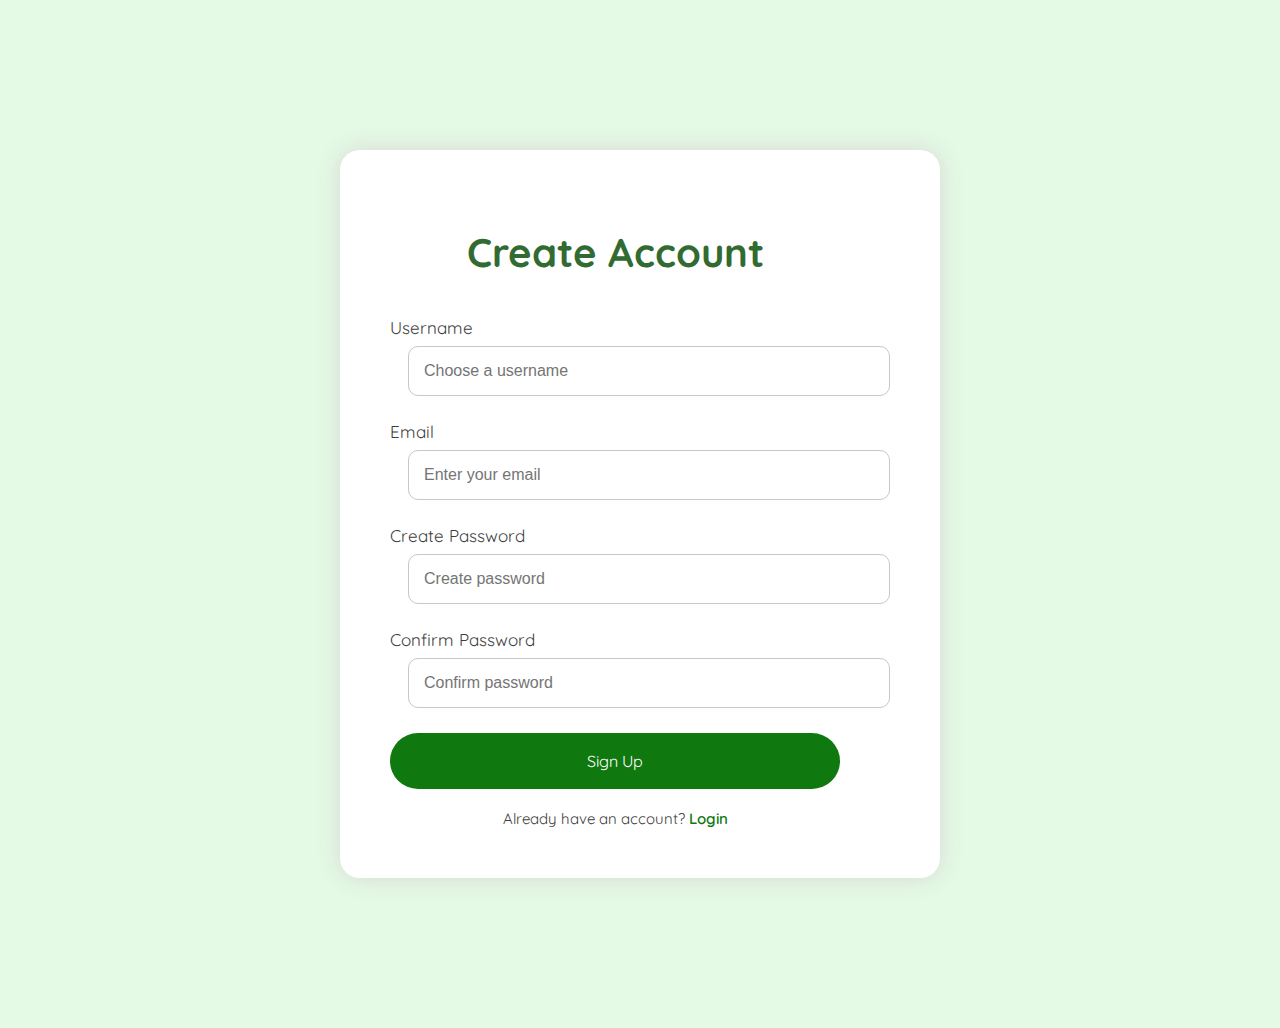
<file: index.html>
<!DOCTYPE html>
<html lang="en">
<head>
    <title>Sign Up - NutriAI</title>
    <link href="https://fonts.googleapis.com/css2?family=Quicksand:wght@300;400;600&display=swap" rel="stylesheet">
    <link rel="stylesheet" href="page.css">
</head>
<body class="register-body">

    <div class="auth-container">
        <h1>Create Account</h1>

        <label>Username</label>
        <input type="text" class="auth-input" placeholder="Choose a username">

        <label>Email</label>
        <input type="email" class="auth-input" placeholder="Enter your email">

        <label>Create Password</label>
        <input type="password" class="auth-input" placeholder="Create password">

        <label>Confirm Password</label>
        <input type="password" class="auth-input" placeholder="Confirm password">

        <a href="home.html" class="auth-button">Sign Up</a>

        <div class="auth-link">
            Already have an account? <a href="login.html">Login</a>
        </div>
    </div>

</body>
</html>
</file>
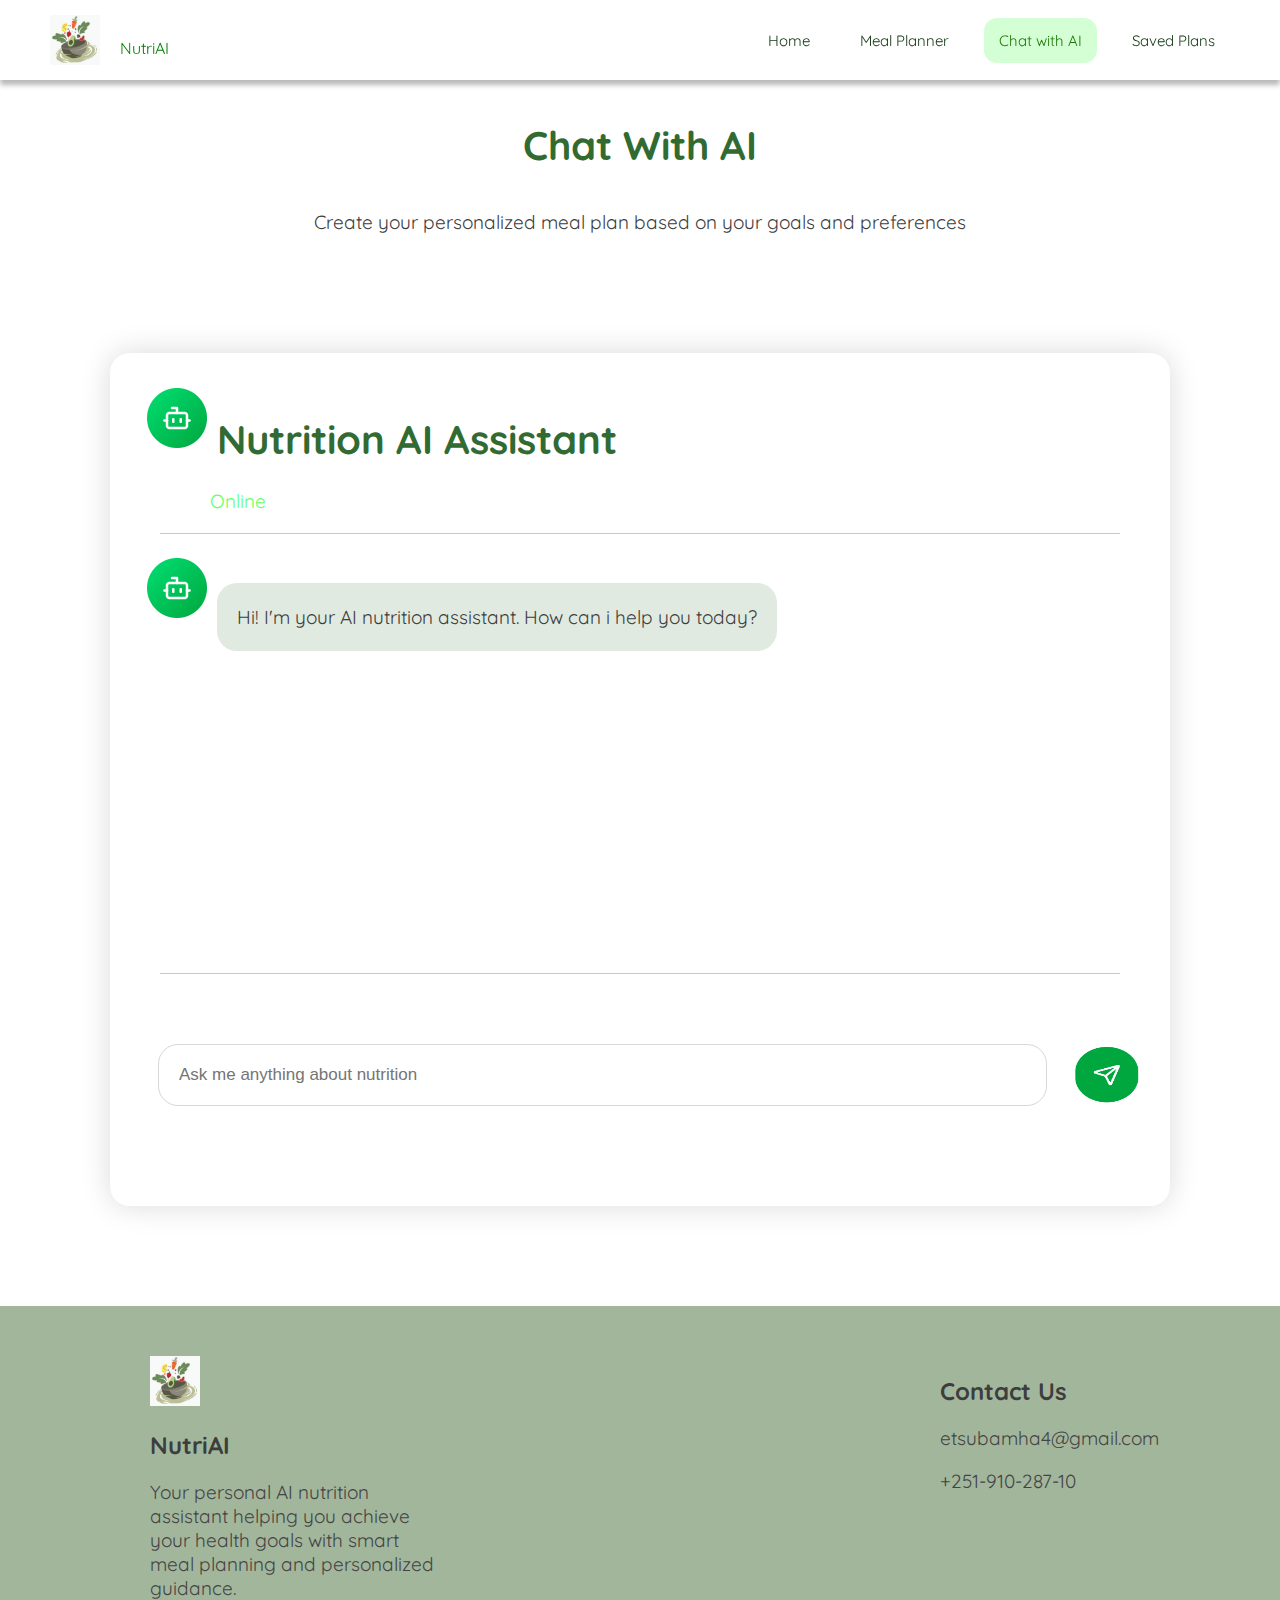
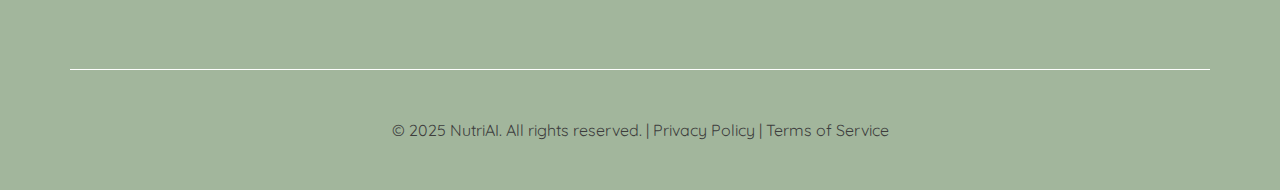
<file: chat-with-ai.html>
<!DOCTYPE html>
<html lang="en">
<head>
    <meta charset="UTF-8">
    <meta name="viewport" content="width=device-width, initial-scale=1.0">
    <title>Document</title>

    <link href="https://fonts.googleapis.com/css2?family=Quicksand:wght@300;400;600&display=swap" rel="stylesheet">
   <link rel="stylesheet" href="page.css">

</head>
<body>

    <div class="navigationBar">
        <div class="left">
            <img class="saladImg" src="pics/Screenshot 2025-11-16 004429.png">
            <div style="color: green;margin-top:15px;">NutriAI</div>
        </div>

        <div class="right">
        <div><a href="index.html" class="navigationButtons">Home</a></div>
        <div><a href="meal-planner.html" class="navigationButtons">Meal Planner</a></div>
        <div><a class="navigationButtons-chatWithAi">Chat with AI</a></div>
        <div><a href="saved-plans.html" class="navigationButtons">Saved Plans</a></div>
        </div>
    </div>

      <div class="navigationBarPhone">
        <div>
            <img class="saladImg" src="pics/Screenshot 2025-11-16 004429.png">
        <div style="color: green;">NutriAI</div>
        </div>
        
        <div><button class="humburgerButton"><img class="humburger" src="pics/OIP.webp"></button></div>
    </div>

    <div style="margin-top:120px; text-align: center;">
        <h1> Chat With AI </h1>
        <p>Create your personalized meal plan based on your goals and preferences</p>
    </div>

    <div class="chat-body">
        <div class="ai-chat-container">
            <img src="pics/Screenshot 2025-11-18 094933.png" style="display: inline-block">
            <h1 style="display: inline-block;">Nutrition AI Assistant</h1>
            <p style="color: rgb(100, 255, 100); margin-left: 70px; margin-top: -15px;">Online</p>
            <hr>

            <div class="chatBody">
                <img src="pics/Screenshot 2025-11-18 094933.png">
                <div class="my-ai-chat"><p>Hi! I'm your AI nutrition assistant. How can i help you today?</p></div>
            </div>
            
                <hr>
            <div class="chat-input">
                <input placeholder="Ask me anything about nutrition"><img src="pics/Screenshot 2025-11-25 004633.png" style="height: 57px; width: 65px; margin-top: 50px;">
            </div>
        </div>
    </div>

    <footer style="background-color: rgb(162, 182, 156);
                    padding: 50px;">
        <div class="very-bottom">
            <div>
                <img class="saladImg" src="pics/Screenshot 2025-11-16 004429.png">
                <h2>NutriAI</h2>
                <p style="color: rgb(68, 68, 68)">Your personal AI nutrition assistant helping you achieve your health goals with smart meal planning and personalized guidance.</p>
            </div>

            <div>
                <h2>Contact Us</h2>
                <p style="color: rgb(68, 68, 68)">etsubamha4@gmail.com</p>
                <p style="color: rgb(68, 68, 68)">+251-910-287-10</p>
            </div>
            </div>
            <hr style="height: 1px;
                        border: none;
                        background-color: white;
                        margin-top: 50px;
                        margin-bottom: 30px;">
            <div style="text-align: center; margin-top: 50px;">
                © 2025 NutriAI. All rights reserved. | Privacy Policy | Terms of Service
            </div>

        </div>
    </footer>
</body>
</html>
</file>
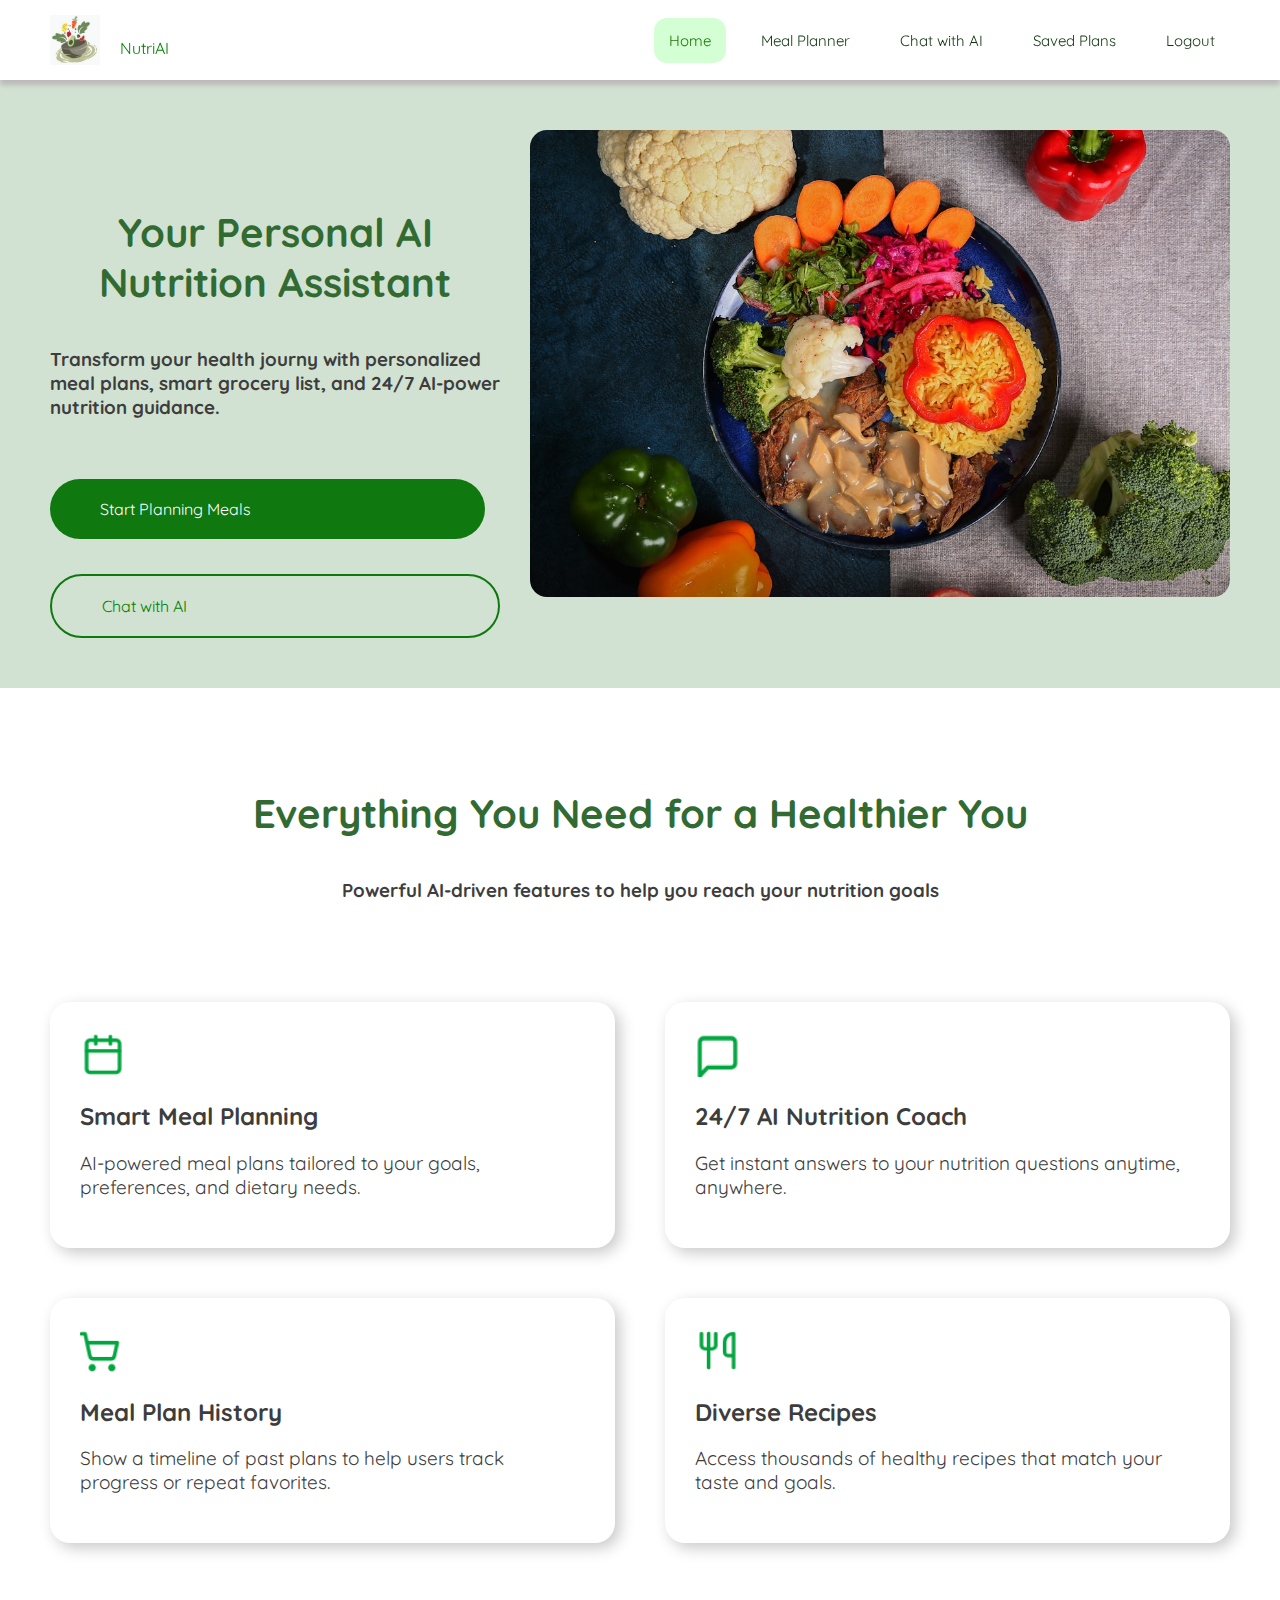
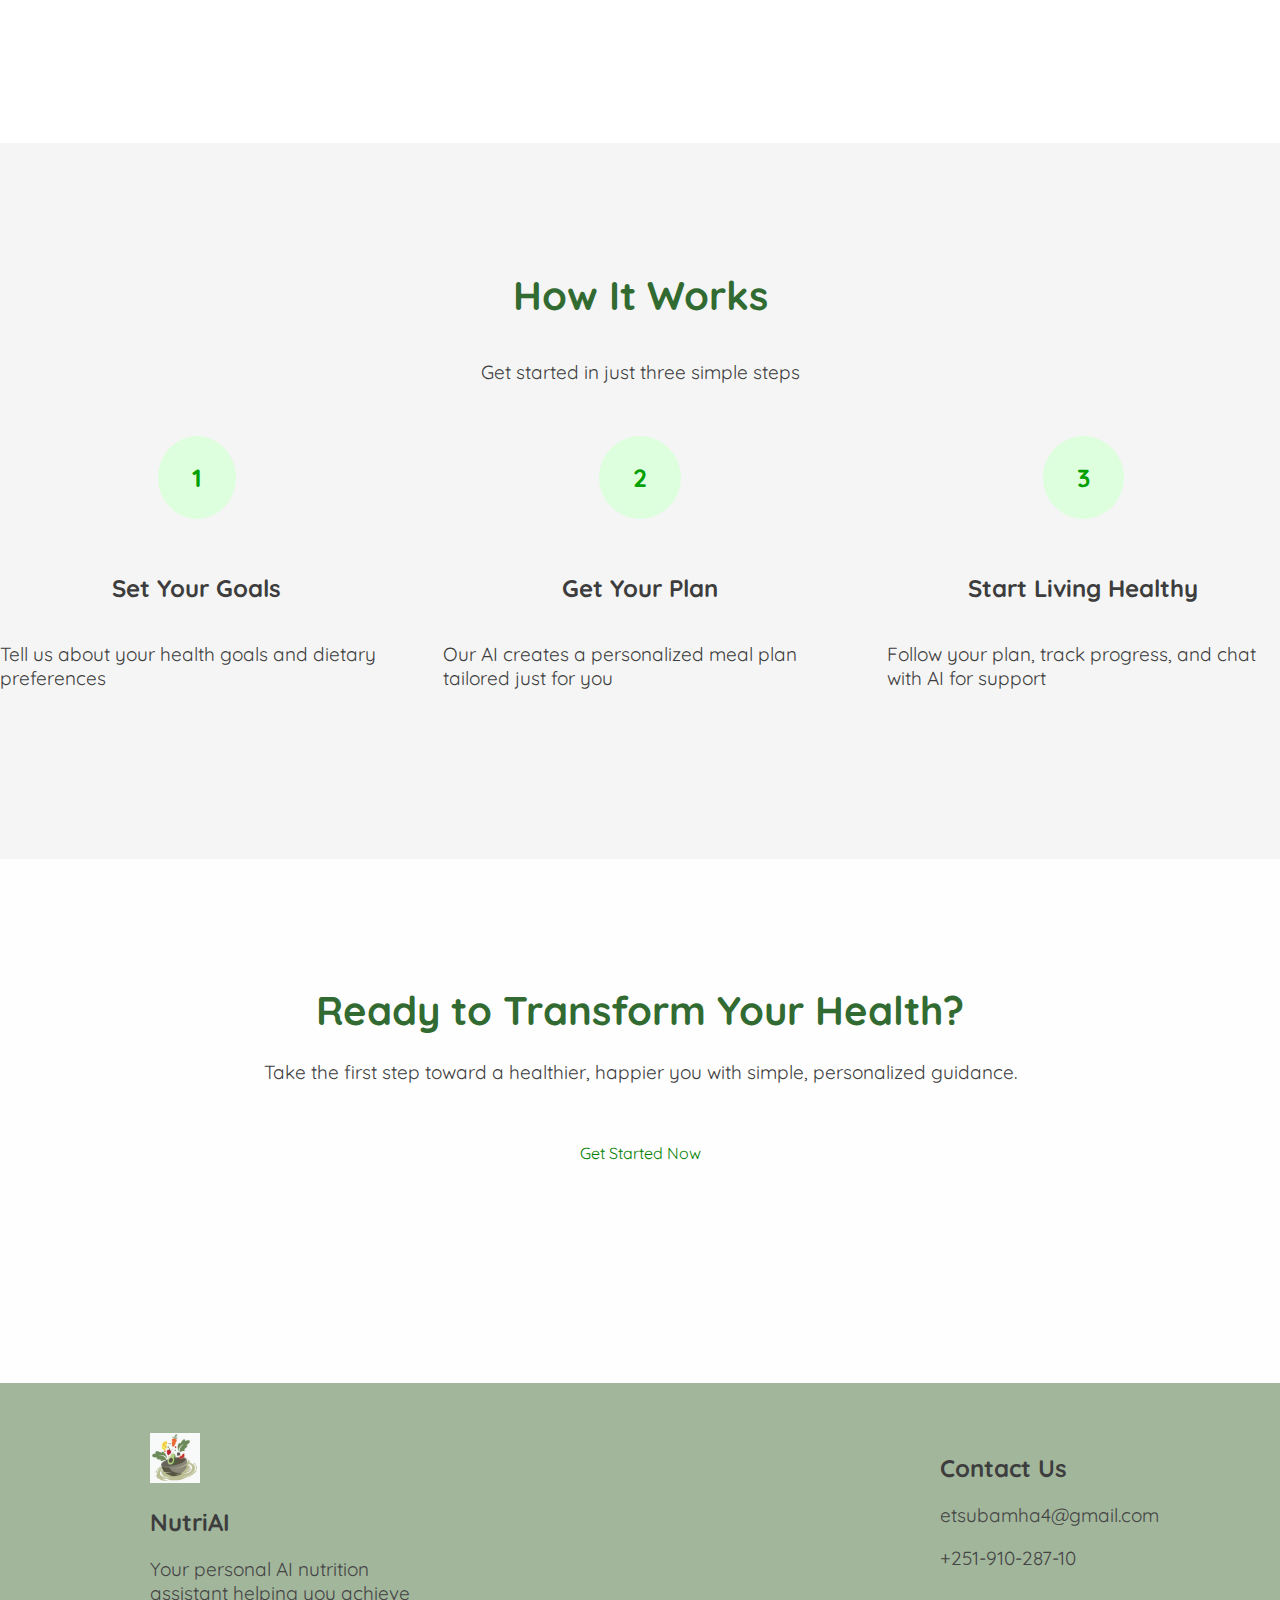
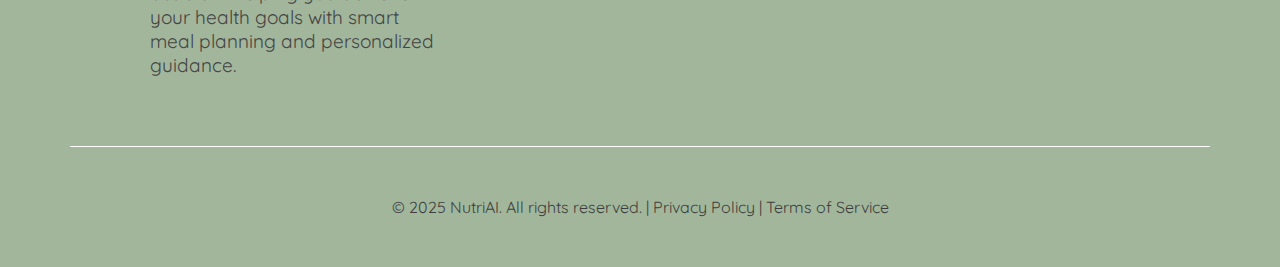
<file: home.html>
<!DOCTYPE html>
<html lang="en">
<head>
    <meta charset="UTF-8">
    <meta name="viewport" content="width=device-width, initial-scale=1.0">
    <title>NutriAI</title>
    <link href="https://fonts.googleapis.com/css2?family=Quicksand:wght@300;400;600&display=swap" rel="stylesheet">
    <link rel="stylesheet" href="page.css">
</head>
<body>
    <div class="navigationBar">
        <div class="left">
            <img class="saladImg" src="pics/Screenshot 2025-11-16 004429.png">
            <div style="color: green; 
                    margin-top:15px;">NutriAI</div>
        </div>
        
        <div class="right">
        <div><a class="navigationButtons-home">Home</a></div>
        <div><a href="meal-planner.html" class="navigationButtons">Meal Planner</a></div>
        <div><a href="chat-with-ai.html" class="navigationButtons">Chat with AI</a></div>
        <div><a href="saved-plans.html" class="navigationButtons">Saved Plans</a></div>
        <div><a href="login.html" class="navigationButtons">Logout</a></div>
        </div>
    </div>
    <div class="navigationBarPhone">
        <div>
            <img class="saladImg" src="pics/Screenshot 2025-11-16 004429.png">
        <div style="color: green;">NutriAI</div>
        </div>
        
        <div><button class="humburgerButton"><img class="humburger" src="pics/OIP.webp"></button></div>
    </div>

    <div class="firstPage">
        <div>
            <h1 style="color: rgb(50, 107, 50); padding-top: 50px;  display: grid; text-align: center;">Your Personal AI Nutrition Assistant</h1>
            <h3 style="margin-top: 20px;">Transform your health journy with personalized meal plans, smart grocery list, and 24/7 AI-power nutrition guidance.</h3>
            <div class="two-buttons" style="margin-top: 60px;">
                <a  class="startPlannign" href="meal-planner.html"> Start Planning Meals</a>
                <a class="chatwithai" href="chat-with-ai.html"> Chat with AI</a>
            </div>
        </div>
        <div>
            <img class="firstImage" src="pics/photo-1670164747721-d3500ef757a6.jpg">
        </div>

    </div>

    <div class="everything">
        <h1>Everything You Need for a Healthier You</h1>
        <h3 style="margin-top: 15px;">Powerful AI-driven features to help you reach your nutrition goals</h3>
    </div>

    <div class="row-boxes">
        <div class="each-row-boxes">
            <img src="pics/Screenshot 2025-11-15 172706.png" style="width: 45px; height: 45px;">
            <h2>Smart Meal Planning</h2>
            <p>AI-powered meal plans tailored to your goals, preferences, and dietary needs.</p>
        </div>

        <div class="each-row-boxes">
            <img src="pics/Screenshot 2025-11-15 173328.png" style="width: 45px; height: 45px;">
            <h2>24/7 AI Nutrition Coach</h2>
            <p>Get instant answers to your nutrition questions anytime, anywhere.</p>
        </div>

        <div class="each-row-boxes">
            <div> <img src="pics/Screenshot 2025-11-15 173359.png" style="width: 45px; height: 45px;"></div>
           
            <h2>Meal Plan History</h2>
            <p>Show a timeline of past plans to help users track progress or repeat favorites.</p>
        </div>

        <div class="each-row-boxes">
            <img src="pics/Screenshot 2025-11-15 173423.png" style="width: 45px; height: 45px;">
            <h2>Diverse Recipes</h2>
            <p>Access thousands of healthy recipes that match your taste and goals.</p>
        </div>
    </div>

    <div style="background-color: rgb(245, 245, 245);">
        <div class="how-it-works">
        <h1>How It Works</h1>
        <p>Get started in just three simple steps</p>
        </div>

        <div class="guide">
            <div class="guide-each">
                <h4>1</h4>
                <h2>Set Your Goals</h2>
                <p>Tell us about your health goals and dietary preferences</p>
            </div>  

            <div class="guide-each">
                <h4>2</h4>
                <h2>Get Your Plan</h2>
                <p>Our AI creates a personalized meal plan tailored just for you</p>
            </div> 

            <div class="guide-each">
                <h4>3</h4>
                <h2>Start Living Healthy</h2>
                <p>Follow your plan, track progress, and chat with AI for support</p>
            </div> 
        </div>

        <div class="ready">
                <h1>Ready to Transform Your Health?</h1>
                <p style="margin-top: -35px; padding: 0 20px;">Take the first step toward a healthier, happier you with simple, personalized guidance.</p>
                <a href="meal-planner.html" class="chatwithai" style="border:none">Get Started Now</a>
            </div>


        <footer style="background-color: rgb(162, 182, 156);
                    padding: 50px;">
            <div class="very-bottom">
            <div>
                <img class="saladImg" src="pics/Screenshot 2025-11-16 004429.png">
                <h2>NutriAI</h2>
                <p style="color: rgb(68, 68, 68)">Your personal AI nutrition assistant helping you achieve your health goals with smart meal planning and personalized guidance.</p>
            </div>

            <div>
                <h2>Contact Us</h2>
                <p style="color: rgb(68, 68, 68)">etsubamha4@gmail.com</p>
                <p style="color: rgb(68, 68, 68)">+251-910-287-10</p>
            </div>
            </div>
            <hr style="height: 1px;
                        border: none;
                        background-color: white;
                        margin-top: 50px;
                        margin-bottom: 30px;">
            <div style="text-align: center; margin-top: 50px;">
                © 2025 NutriAI. All rights reserved. | Privacy Policy | Terms of Service
            </div>

        </div>
    </footer>
</body>
</html>
</file>
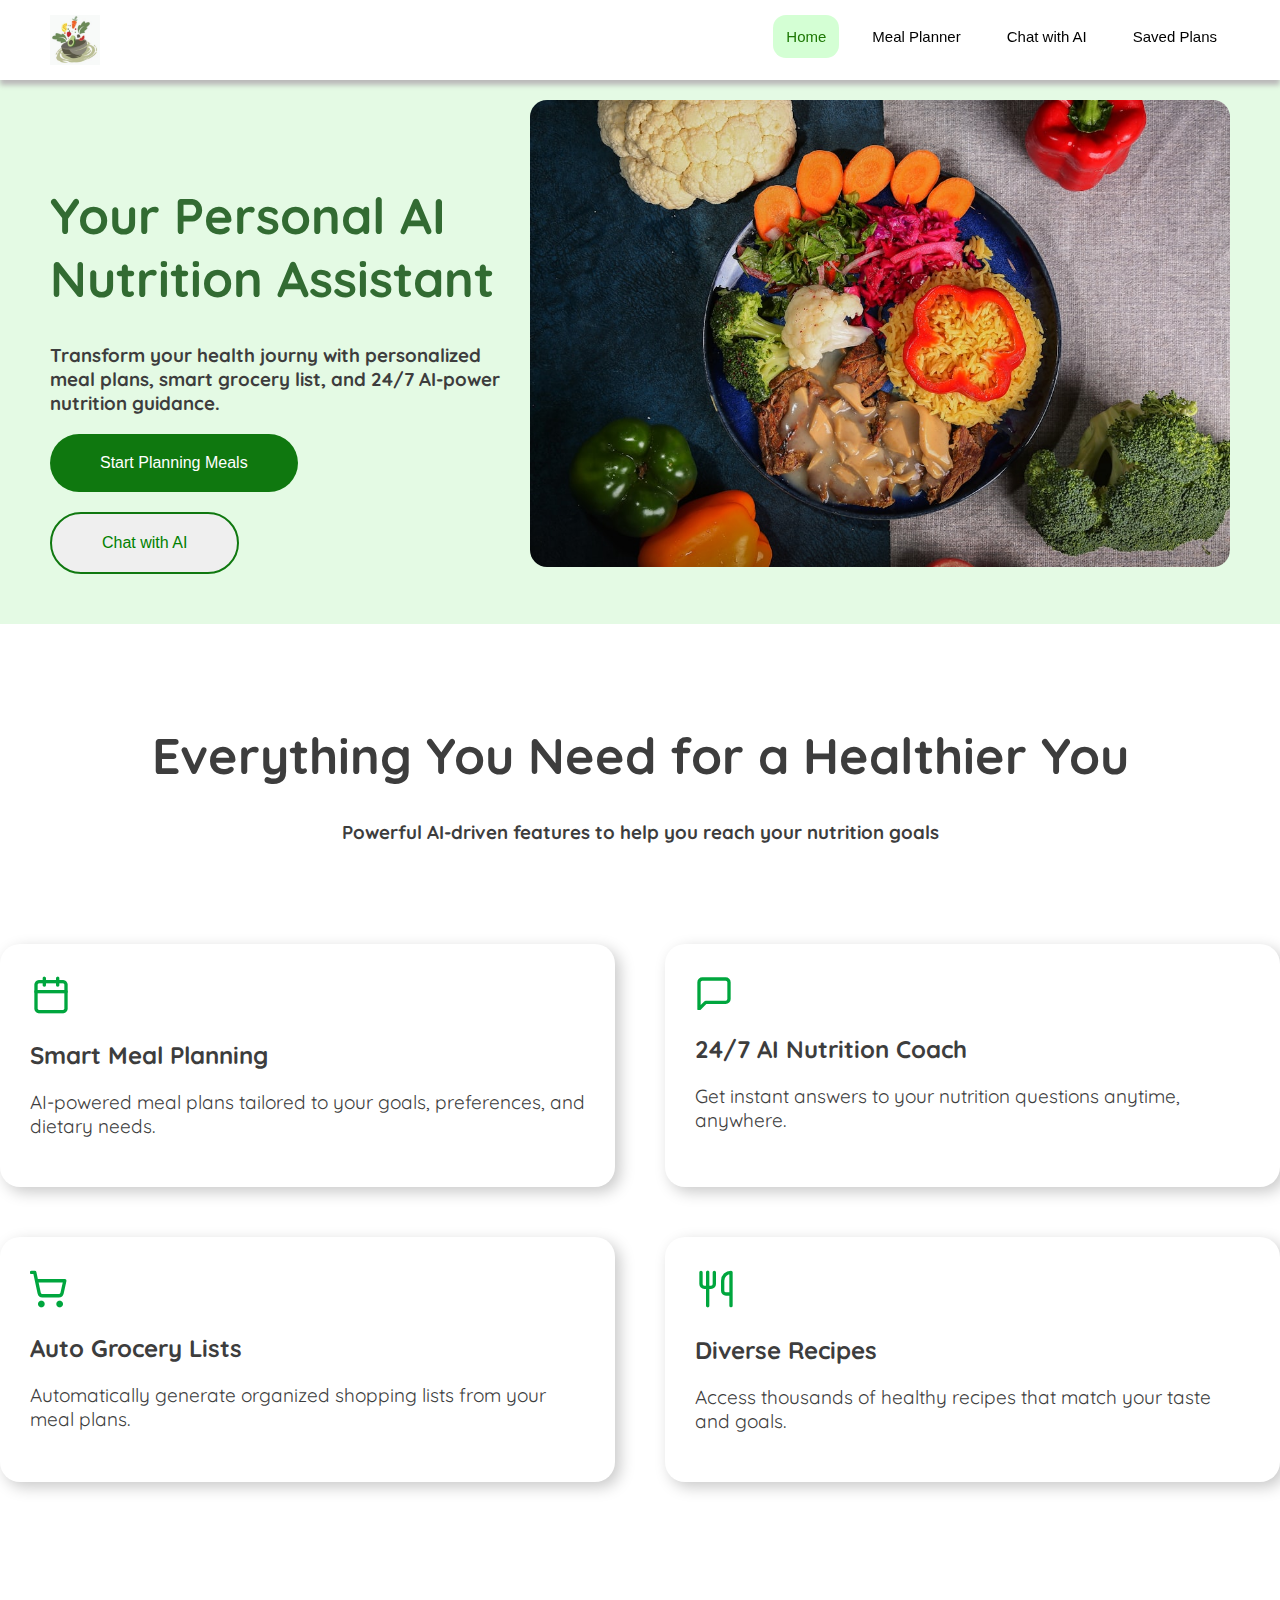
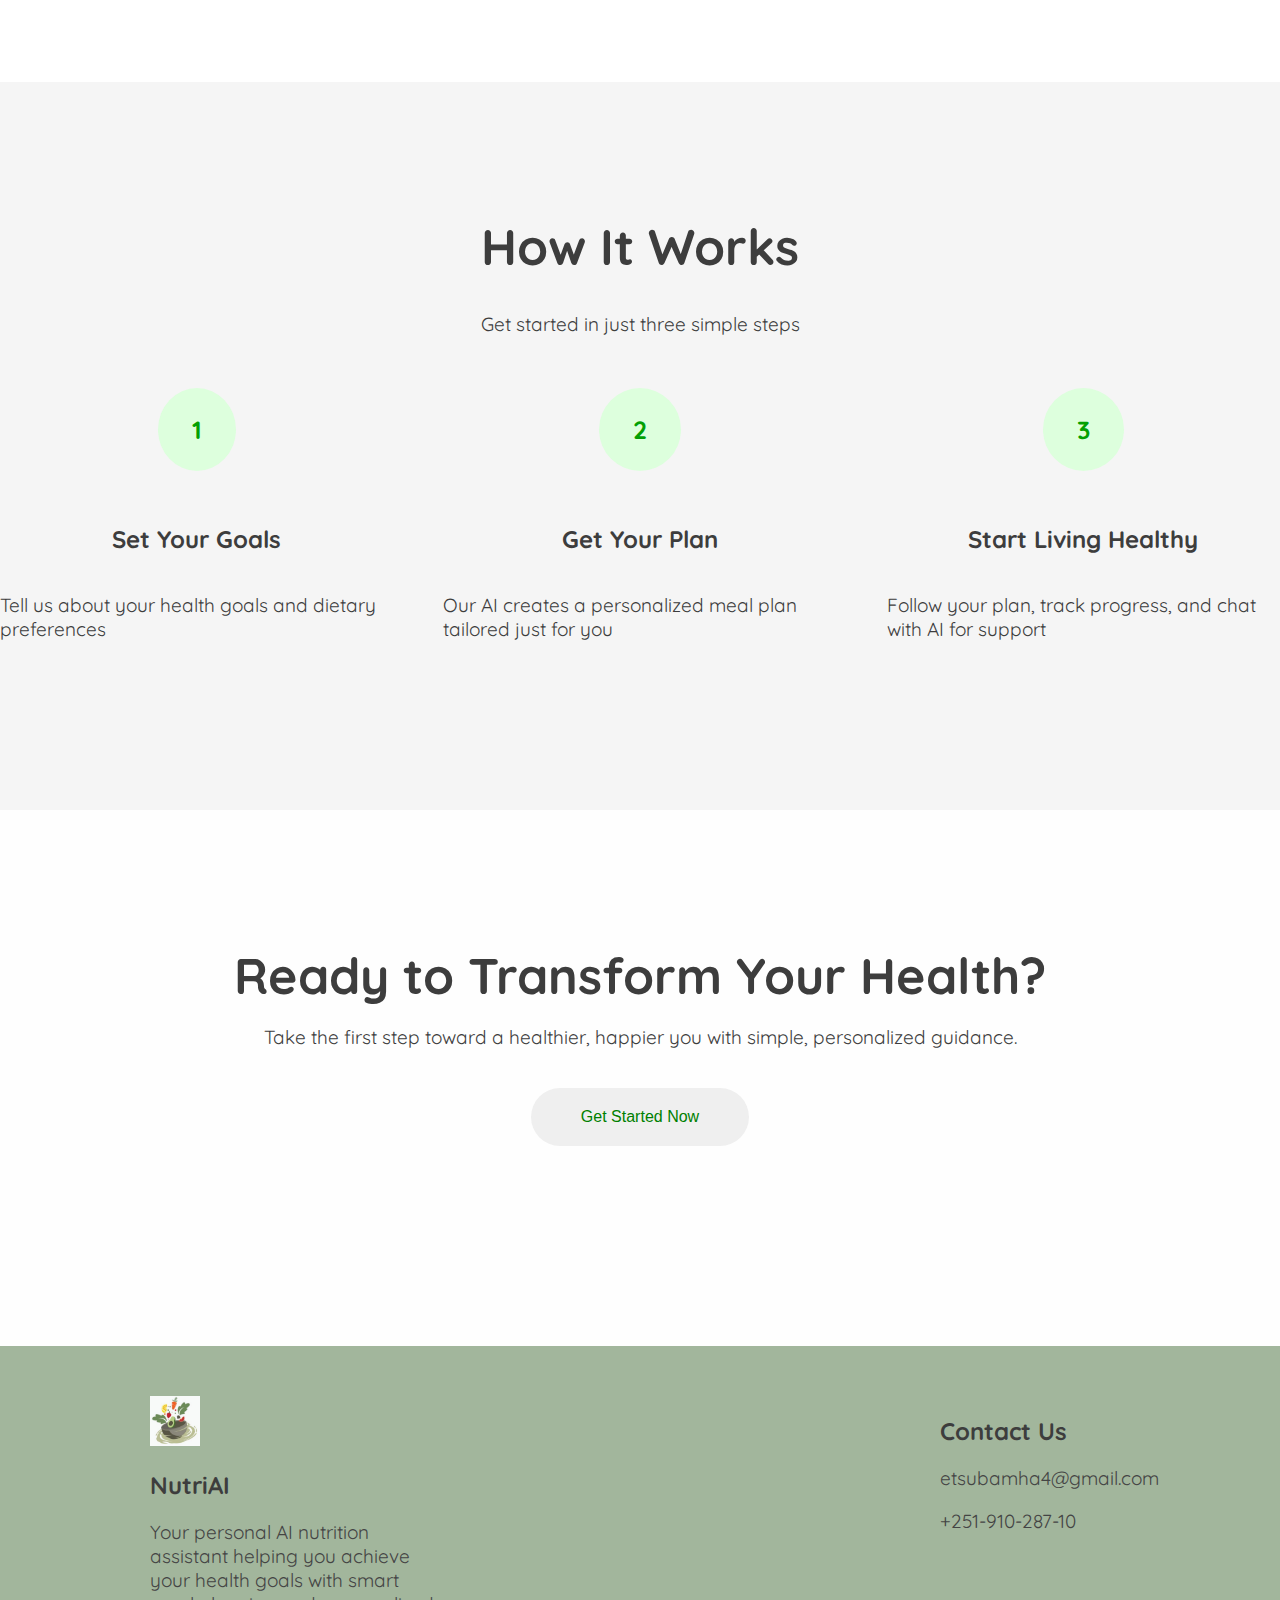
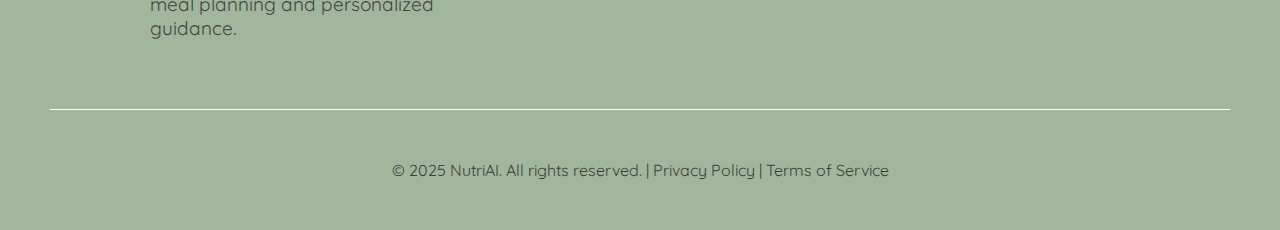
<file: homepage.html>
<!DOCTYPE html>
<html lang="en">
<head>
    <link href="https://fonts.googleapis.com/css2?family=Quicksand:wght@300;400;600&display=swap" rel="stylesheet">
    <style>
        body{
            font-family: 'Quicksand', sans-serif;
            margin: 0;
            padding: 0;
            color: rgb(61, 61, 61);
        }

        h1{
            font-size:50px;
        }

        p{
            font-size: 19px;
        }
            .navigationBarPhone{
                display: none;}
            .navigationBar{
            display: flex;
            flex-direction:row;
            justify-content: space-between;
            box-shadow: 0 5px 5px rgb(186, 185, 185);
            margin-bottom: 5px;
            background-color: white;
            top: 0;
            left: 0;
            right: 0;
            z-index: 10;
            position: fixed;
            padding-top: 15px;
            padding-bottom:15px;
            padding-right: 50px; 
            padding-left: 50px;
        }
        .right{
            display: flex;
            flex-direction: row;
            gap: 20px;
        }
        .saladImg{
            width: 50px;
            height: 50px;
            margin-right: 10px;
        }
        .firstPage{
            display: flex;
            flex-direction: row;
            justify-content: space-between;
            padding: 50px;
            background-color:rgb(228, 250, 228);
            padding-top: 100px;
            column-gap: 30px;
        }

        .firstImage{
            max-width: 700px;
            max-height: 800px;
            border-radius: 17px; 
         }

         .startPlannign{
            background-color: rgb(15, 120, 15);
            border: none;
            padding: 20px 50px;
            border-radius: 50px;
            color: white;
            font-size: 16px;
            margin-bottom: 20px;
            margin-right: 15px;
            transition: transform 0.3s ease;
         }
         .startPlannign:hover{
            background-color: white;
            color: rgb(108, 176, 108);
            transform: scale(1.05);
         }

         .chatwithai{
            border-color: rgb(15, 120, 15);
            border-style: solid;
            padding: 20px 50px;
            border-radius: 50px;
            color: green;
            font-size: 16px;
            transition: transform 0.3s ease;
         }
         .chatwithai:hover{
            background-color: rgb(15, 120, 15);
            color: white;
            transform: scale(1.05);
         }

         .everything{
            text-align: center;
            margin-top: 100px;
            margin-bottom: 100px;
         }

         .row-boxes{
            display: grid;
            grid-template-columns: repeat(2,1fr);
            row-gap: 50px;
            column-gap: 50px;
         }

         .each-row-boxes{
            box-shadow: 5px 5px 15px rgb(201, 201, 201);
            border-radius: 20px;
            padding: 30px;
            transition: transform 0.3s ease;;
         }

         .each-row-boxes:hover{
            transform: scale(1.05);
         }

         .guide{
                display: grid;
                grid-template-columns: repeat(3, 1fr);
                align-items: center;
                column-gap: 50px;
                padding-bottom: 100px;
                padding-bottom: 150px;
            }

            h4{
                background-color: rgb(221, 255, 221);
                color: rgb(3, 160, 3);
                border-radius: 50%;
                padding: 26px 34px;
                font-size: 25px;
            }

            .guide-each{
                display: flex;
                flex-direction: column;
                align-items: center;
            }

            .how-it-works{
                text-align: center;
                margin-top: 200px;
                padding-top: 100px;
            }

            .ready{
                display: flex;
                flex-direction: column;
                align-items: center;
                padding-top: 100px;
                row-gap: 20px;
                background-color: rgb(254, 254, 254);
                padding-bottom: 200px;
            }
            .very-bottom{
                display: grid;
                grid-template-columns: repeat(2, 1fr);
                column-gap: 500px;
                padding-left: 100px;
                
            }
            .navigationButtons, .navigationButtons-home{
                background-color:white;
                border: none;
                padding: 13px;
                border-radius: 13px;
                font-size: 15px;
            }
            .navigationButtons-home{
                background-color: rgb(212, 255, 212);
                color:rgb(29, 120, 4)
            }
            .navigationButtons:hover{
                background-color:  rgb(232, 232, 232);
            }
    
         

        @media(max-width:1000px){
            .navigationBarPhone{
                display: flex;
                flex-direction: row;
                justify-content: space-between;
                box-shadow:0 4px 8px rgb(192, 192, 192);
                padding-right: 50px;
                padding-left: 50px;
                
                z-index: 10;
                background-color: white;
                position: fixed;
                top: 0;
                left: 0;
                right: 0;
                padding-top: 0px;
                padding-bottom:0px;
            }
            .humburger{
                width: 30px;
                height: 30px;
                border:none;
                padding-top:20px
            }
            .humburgerButton:hover{
                background-color: rgb(249, 246, 246);
            }
            .humburgerButton{
                background-color: white;
                border: none;
            }
            .navigationBar{
                display: none;
            }
            .firstImage{
                width: 100%;
                height: 100%;
                max-width: none;
                max-height: none;
                margin-top: 50px;
            }
            .firstPage{
                display: flex;
                flex-direction: column;
                justify-content: space-between;
                padding: 50px;
                background-color:rgb(228, 250, 228);
            }
            .guide{
                display: flex;
                flex-direction: column;
                align-items: center;
                row-gap: 30px;
            }

            .row-boxes{
                display: flex;
                flex-direction: column;
                gap: 40px;
                padding: 20px;
                
            }

            .very-bottom{
                display: flex;
                flex-direction: column;
                row-gap: 30px;
                padding-left: 0px;
            }
            
        }
        
    </style>
</head>
<body>
    <div class="navigationBar">
        <img class="saladImg" src="pics/Screenshot 2025-11-16 004429.png">
        <div style="color: green;
                    margin-left:-1020px; 
                    margin-top:15px;">NutriAI</div>
        <div class="right">
        <div><button class="navigationButtons-home">Home</button></div>
        <div><button class="navigationButtons">Meal Planner</button></div>
        <div><button class="navigationButtons">Chat with AI</button></div>
        <div><button class="navigationButtons">Saved Plans</button></div>
        </div>
    </div>
    <div class="navigationBarPhone">
        <div>
            <img class="saladImg" src="pics/Screenshot 2025-11-16 004429.png">
        <div style="color: green;">NutriAI</div>
        </div>
        
        <div><button class="humburgerButton"><img class="humburger" src="pics/OIP.webp"></button></div>
    </div>

    <div class="firstPage">
        <div>
            <h1 style="color: rgb(50, 107, 50); padding-top: 50px;">Your Personal AI Nutrition Assistant</h1>
            <h3>Transform your health journy with personalized meal plans, smart grocery list, and 24/7 AI-power nutrition guidance.</h3>
            <div>
                <button class="startPlannign"> Start Planning Meals</button>
                <button class="chatwithai"> Chat with AI</button>
            </div>
        </div>
        <div>
            <img class="firstImage" src="pics\photo-1670164747721-d3500ef757a6.jpg">
        </div>

    </div>

    <div class="everything">
        <h1>Everything You Need for a Healthier You</h1>
        <h3>Powerful AI-driven features to help you reach your nutrition goals</h3>
    </div>

    <div class="row-boxes">
        <div class="each-row-boxes">
            <image src="pics/Screenshot 2025-11-15 172706.png">
            <h2>Smart Meal Planning</h2>
            <p>AI-powered meal plans tailored to your goals, preferences, and dietary needs.</p>
        </div>

        <div class="each-row-boxes">
            <image src="pics/Screenshot 2025-11-15 173328.png">
            <h2>24/7 AI Nutrition Coach</h2>
            <p>Get instant answers to your nutrition questions anytime, anywhere.</p>
        </div>

        <div class="each-row-boxes">
            <image src="pics/Screenshot 2025-11-15 173359.png">
            <h2>Auto Grocery Lists</h2>
            <p>Automatically generate organized shopping lists from your meal plans.</p>
        </div>

        <div class="each-row-boxes">
            <image src="pics/Screenshot 2025-11-15 173423.png">
            <h2>Diverse Recipes</h2>
            <p>Access thousands of healthy recipes that match your taste and goals.</p>
        </div>
    </div>

    <div style="background-color: rgb(245, 245, 245);">
        <div class="how-it-works">
        <h1>How It Works</h1>
        <p>Get started in just three simple steps</p>
        </div>

        <div class="guide">
            <div class="guide-each">
                <h4>1</h4>
                <h2>Set Your Goals</h2>
                <p>Tell us about your health goals and dietary preferences</p>
            </div>  

            <div class="guide-each">
                <h4>2</h4>
                <h2>Get Your Plan</h2>
                <p>Our AI creates a personalized meal plan tailored just for you</p>
            </div> 

            <div class="guide-each">
                <h4>3</h4>
                <h2>Start Living Healthy</h2>
                <p>Follow your plan, track progress, and chat with AI for support</p>
            </div> 
        </div>

        <div class="ready">
                <h1>Ready to Transform Your Health?</h1>
                <p style="margin-top: -35px;">Take the first step toward a healthier, happier you with simple, personalized guidance.</p>
                <button class="chatwithai" style="border:none">Get Started Now</button>
            </div>


        <footer style="background-color: rgb(162, 182, 156);
                    padding: 50px;">
            <div class="very-bottom">
            <div>
                <img class="saladImg" src="pics/Screenshot 2025-11-16 004429.png">
                <h2>NutriAI</h2>
                <p style="color: rgb(68, 68, 68)">Your personal AI nutrition assistant helping you achieve your health goals with smart meal planning and personalized guidance.</p>
            </div>

            <div>
                <h2>Contact Us</h2>
                <p style="color: rgb(68, 68, 68)">etsubamha4@gmail.com</p>
                <p style="color: rgb(68, 68, 68)">+251-910-287-10</p>
            </div>
            </div>
            <hr style="height: 1px;
                        border: none;
                        background-color: white;
                        margin-top: 50px;
                        margin-bottom: 30px;">
            <div style="text-align: center; margin-top: 50px;">
                © 2025 NutriAI. All rights reserved. | Privacy Policy | Terms of Service
            </div>

        </div>
    </footer>
</body>
</html>
</file>
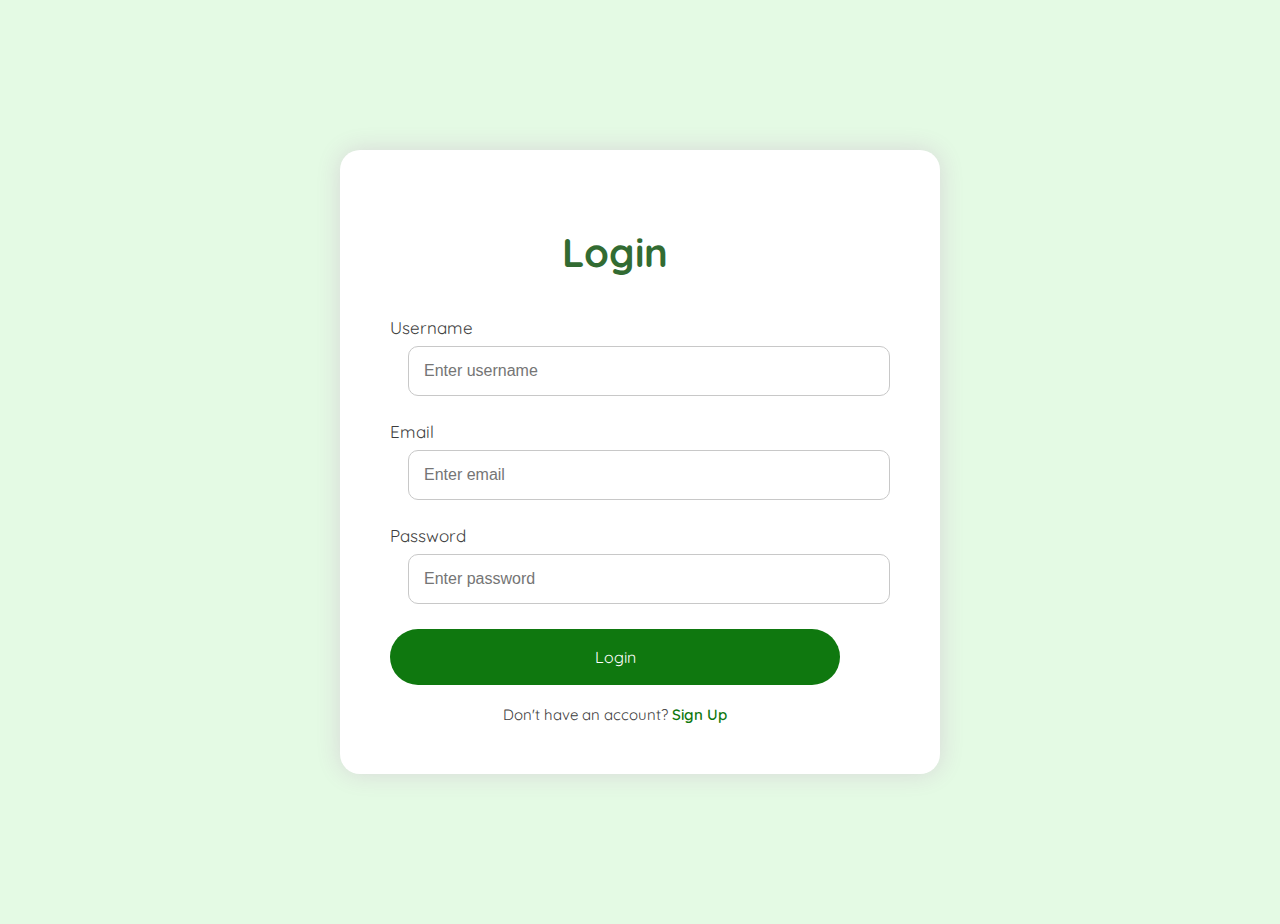
<file: login.html>
<!DOCTYPE html>
<html lang="en">
<head>
    <meta charset="UTF-8">
    <meta name="viewport" content="width=device-width, initial-scale=1.0">
    <title>Login - NutriAI</title>
    <link href="https://fonts.googleapis.com/css2?family=Quicksand:wght@300;400;600&display=swap" rel="stylesheet">
    <link rel="stylesheet" href="page.css">
</head>
<body class="register-body">

    <div class="auth-container">
        <h1>Login</h1>

        <label>Username</label>
        <input type="text" class="auth-input" placeholder="Enter username">

        <label>Email</label>
        <input type="email" class="auth-input" placeholder="Enter email">

        <label>Password</label>
        <input type="password" class="auth-input" placeholder="Enter password">

        <a href="home.html" class="auth-button">Login</a>

        <div class="auth-link">
            Don't have an account? <a href="index.html">Sign Up</a>
        </div>
    </div>

</body>
</html>
</file>
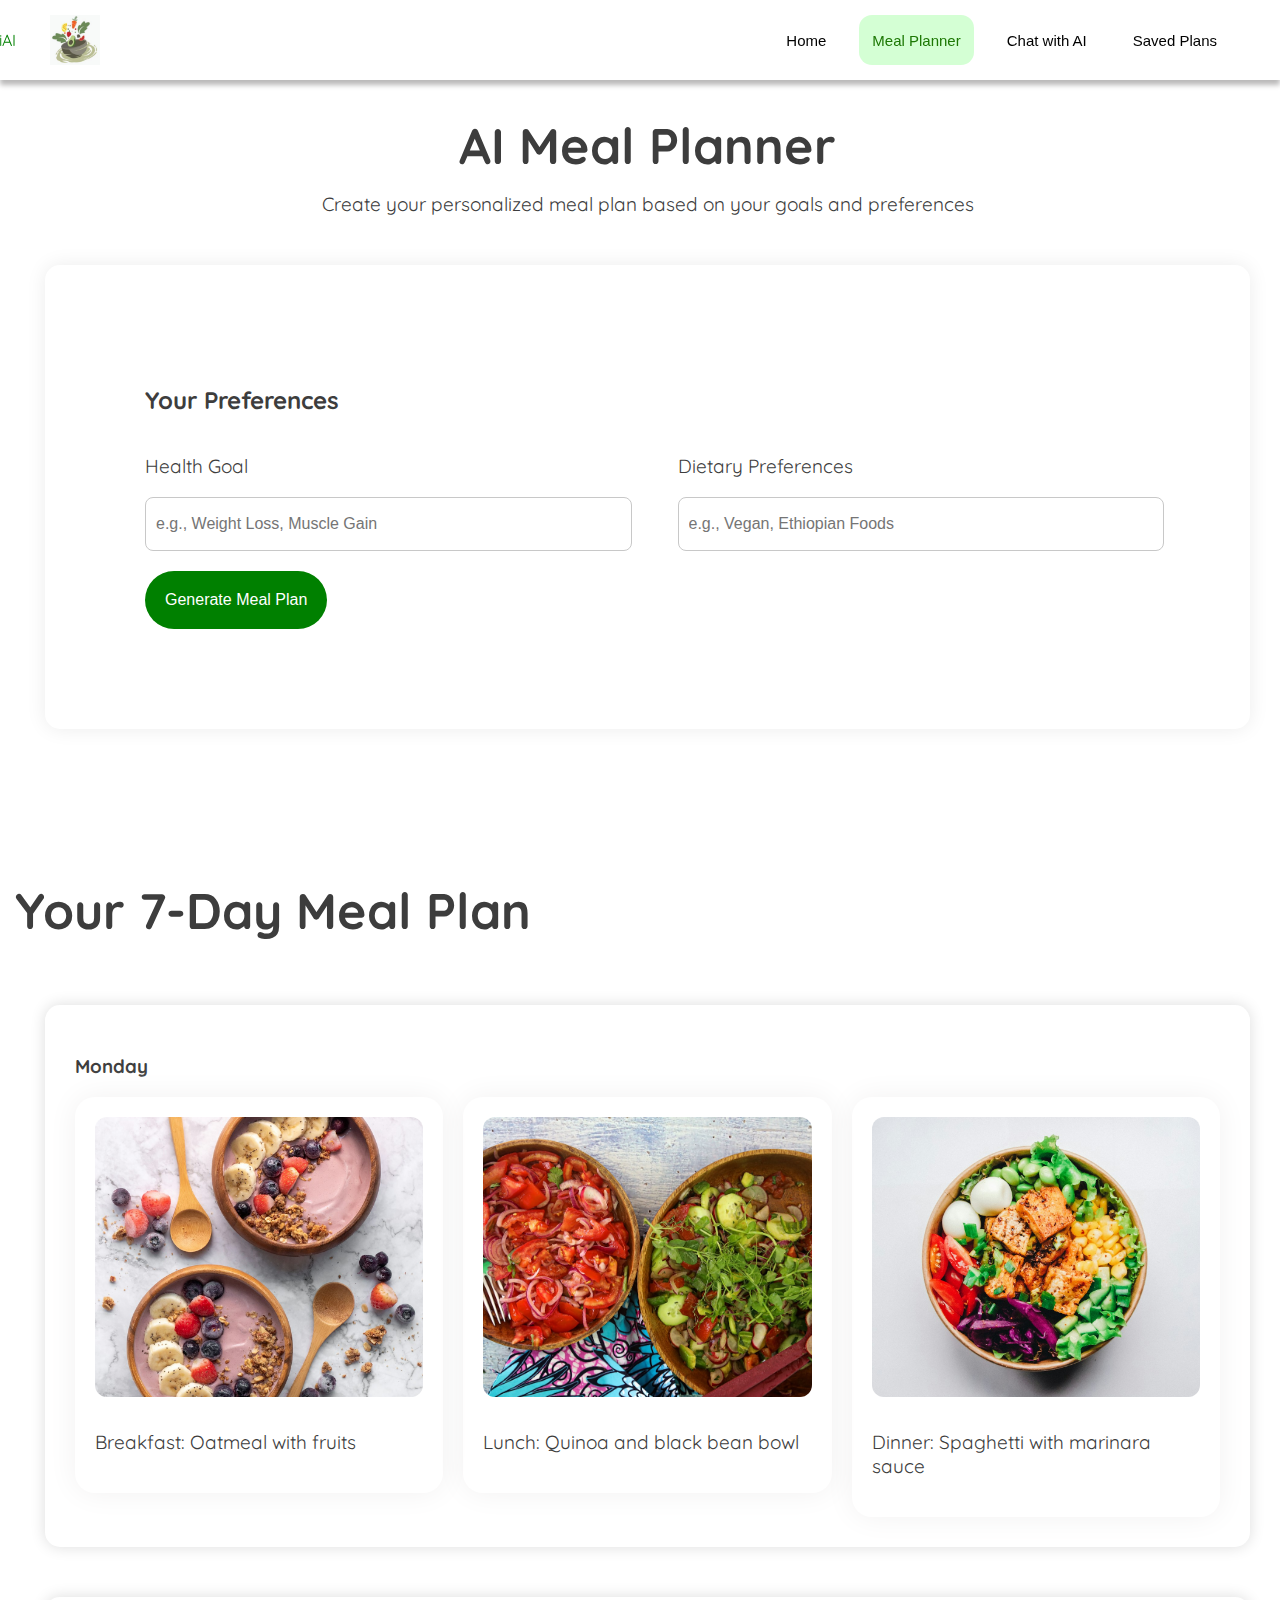
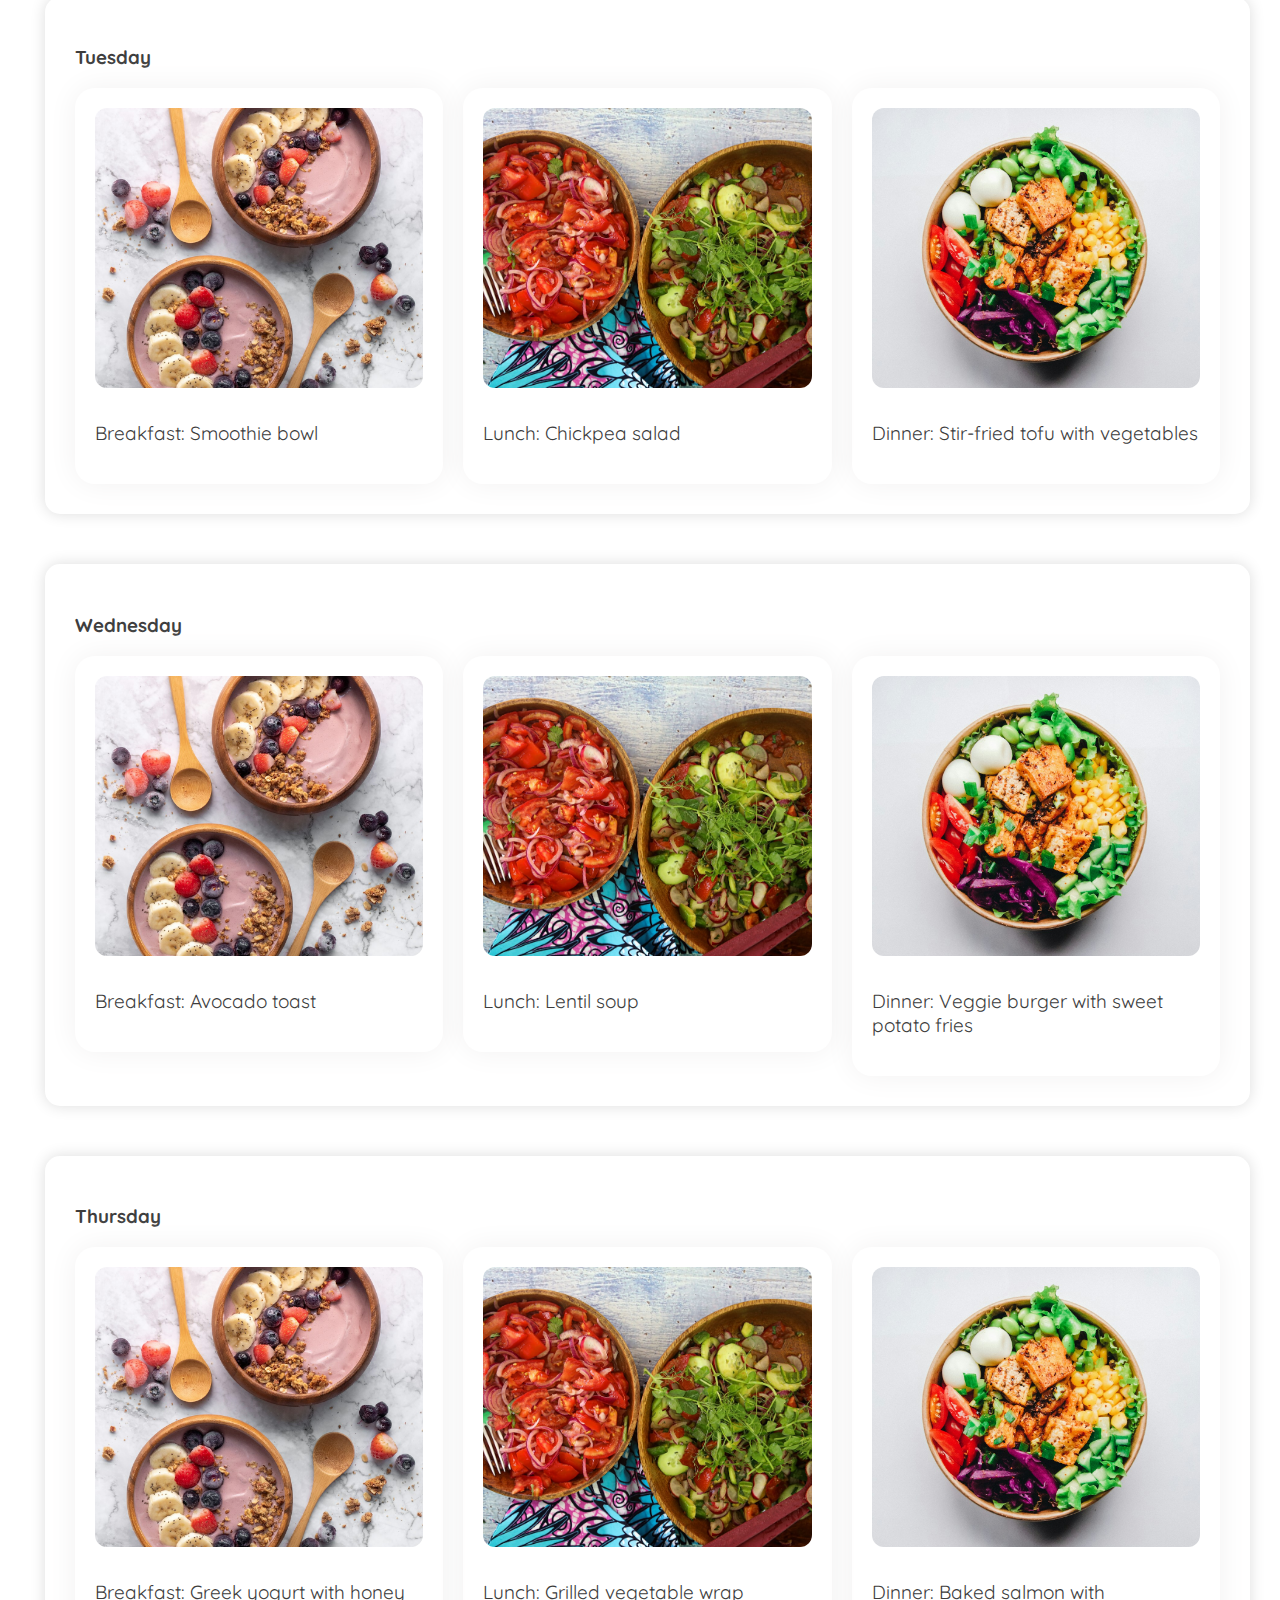
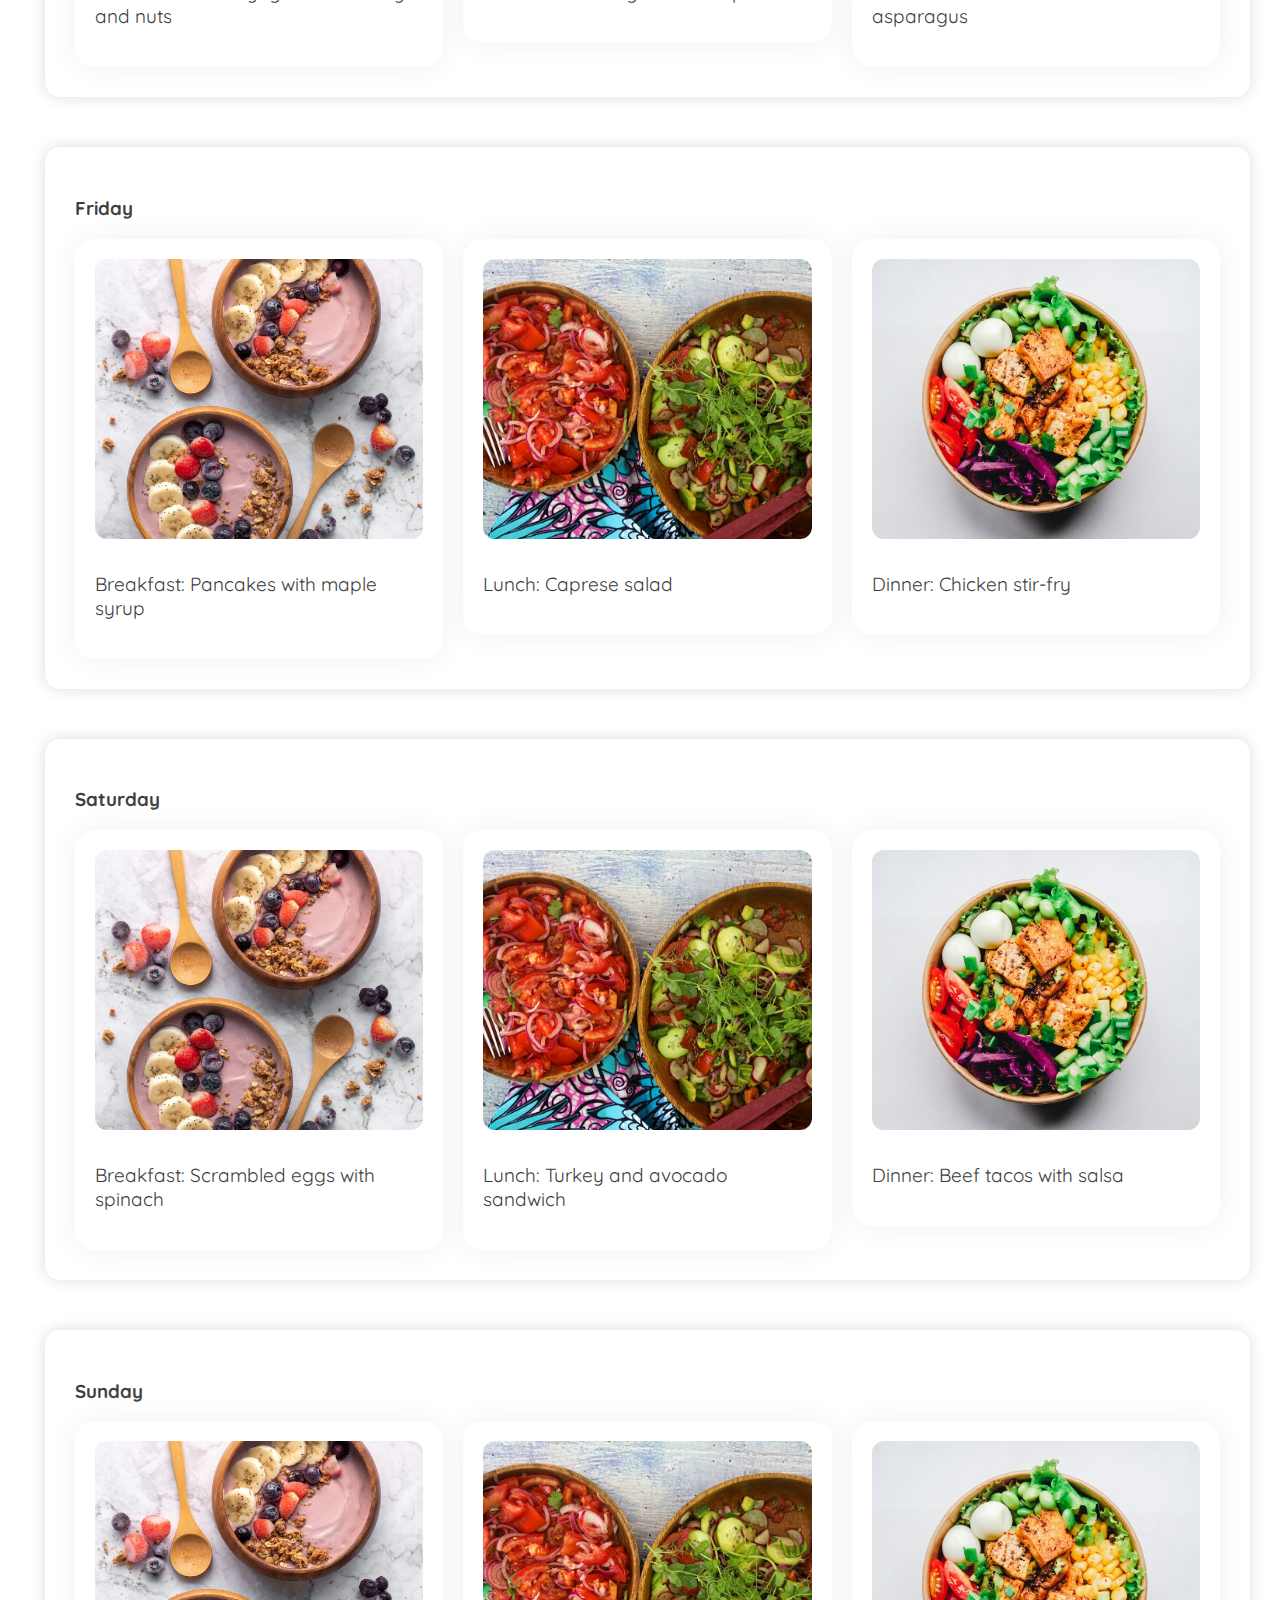
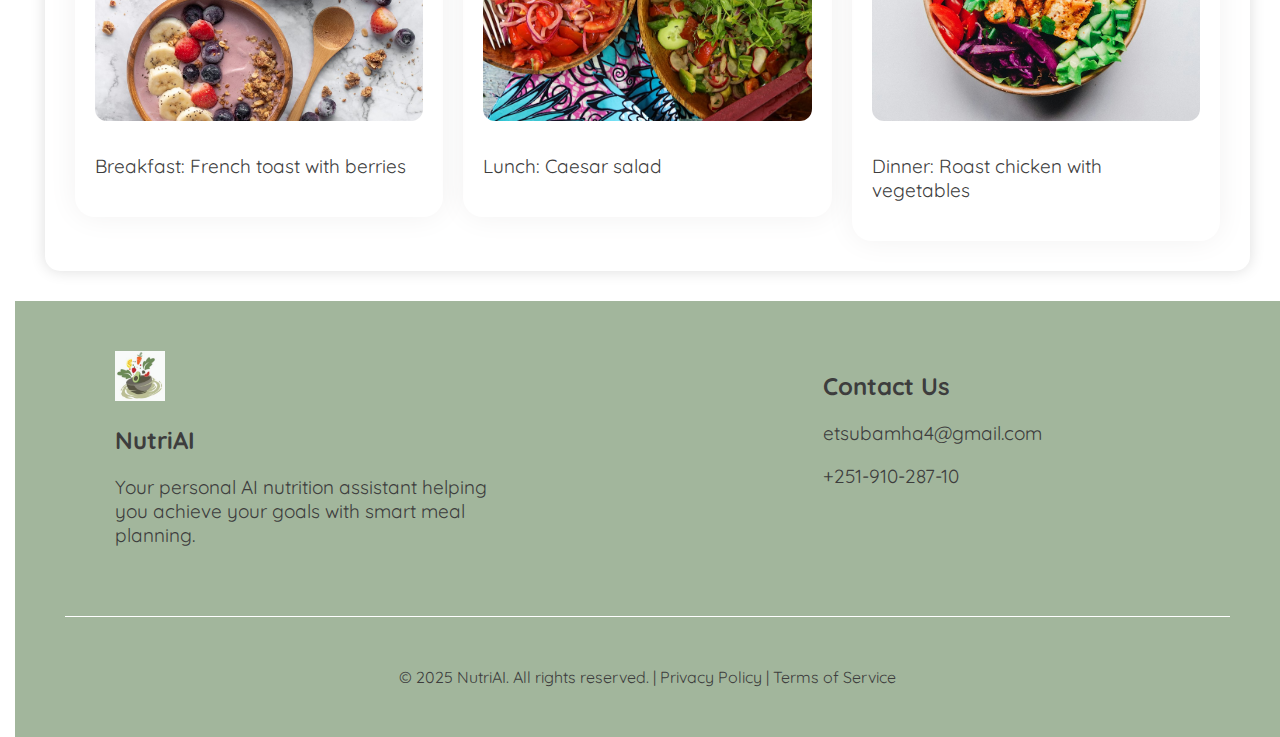
<file: meal-planner.html>
<!DOCTYPE html>
<html lang="en">
<head>
    <meta charset="UTF-8">
    <meta name="viewport" content="width=device-width, initial-scale=1.0">
    <title>NutriAI Meal Planner</title>

    <link href="https://fonts.googleapis.com/css2?family=Quicksand:wght@300;400;600&display=swap" rel="stylesheet">

    <style>
        body {
            font-family: 'Quicksand', sans-serif;
            padding-left: 15px;
            color: rgb(61, 61, 61);
            margin: 0px;
        }

        h1 { font-size: 50px; }
        p { font-size: 19px; }

        /* Desktop Navigation */
        .navigationBarPhone { display: none; }

        .navigationBar {
            display: flex;
            justify-content: space-between;
            box-shadow: 0 5px 5px rgb(186, 185, 185);
            margin-bottom: 5px;
            background-color: white;
            position: fixed;
            padding: 15px 50px;
            top: 0;
            left: 0;
            right: 0;
            z-index: 10;
        }

        .right {
            display: flex;
            gap: 20px;
        }

        .saladImg {
            width: 50px;
            height: 50px;
            margin-right: 10px;
        }

        .navigationButtons,
        .navigationButtons-mealplanner {
            background-color: white;
            border: none;
            padding: 13px;
            border-radius: 13px;
            font-size: 15px;
        }

        .navigationButtons-mealplanner {
            background-color: rgb(212, 255, 212);
            color: rgb(29, 120, 4);
        }

        .navigationButtons:hover {
            background-color: rgb(232, 232, 232);
        }

        .first {
            margin-top: 120px;
            box-shadow: 0px 0px 20px rgb(236, 236, 236);
            padding: 100px;
            margin: 30px;
            border-radius: 15px;
            margin-bottom: 150px;
        }

        .inputs {
            display: grid;
            grid-template-columns: repeat(2, 1fr);
            gap: 60px;
        }

        .each-input {
            width: 100%;
            height: 50px;
            border-radius: 8px;
            border: 1px solid rgb(200, 200, 200);
            padding-left: 10px;
            font-size: 16px;
        }

        .generate-button {
            margin-top: 20px;
            background-color: green;
            padding: 20px;
            border: none;
            border-radius: 35px;
            color: white;
            font-size: 16px;
        }

        .generate-button:hover {
            background-color: rgb(12, 102, 12);
        }

        .mealplans {
            display: grid;
            grid-template-columns: 1fr;
            gap: 50px;
            padding: 30px;
        }

        .each-meal-plan {
            box-shadow: 0px 0px 15px rgb(221, 221, 221);
            padding: 30px;
            border-radius: 15px;
        }

        footer {
            background-color: rgb(162, 182, 156);
            padding: 50px;
        }

        .very-bottom {
            display: grid;
            grid-template-columns: repeat(2, 1fr);
            column-gap: 300px;
            padding-left: 50px;
        }


        .foods {
            display: flex;
            justify-content: space-between;
            align-items: flex-start;
            gap: 20px;
        }

        .foods > div {
            width: 30%;   
        }

        .days-image {
            width: 100%;
            height: 280px;
            object-fit: cover;
            border-radius: 12px;
            margin-bottom: 10px;
        }

        .each-foods{
            padding: 20px;
            box-shadow: 0px 0px 30px rgb(242, 241, 241);
            border-radius: 20px;
        }

        @media(max-width:1000px){
            .navigationBar { display: none; }

            .navigationBarPhone {
                display: flex;
                justify-content: space-between;
                box-shadow: 4px 4px 8px rgb(192, 192, 192);
                padding: 10px 30px;
                background-color: white;
                position: fixed;
                top: 0; left: 0; right: 0;
                z-index: 10;
            }

            .humburger { width: 30px; height: 30px; }
            .humburgerButton { background-color: white; border: none; }

            .inputs {
                display: flex;
                flex-direction: column;
                gap: 20px;
            }

            .very-bottom {
                display: flex;
                flex-direction: column;
                row-gap: 30px;
                padding-left: 0px;
            }

            .foods{
                display: flex;
                flex-direction: column;
                gap: 20px;
            }

            .foods > div{
                width: 100%;
            }
        }
    </style>

</head>

<body>
    <div class="navigationBar">
        <img class="saladImg" src="pics/Screenshot 2025-11-16 004429.png">
        <div style="color: green; margin-left:-900px; margin-top:15px;">NutriAI</div>

        <div class="right">
            <button class="navigationButtons">Home</button>
            <button class="navigationButtons-mealplanner">Meal Planner</button>
            <button class="navigationButtons">Chat with AI</button>
            <button class="navigationButtons">Saved Plans</button>
        </div>
    </div>

    <div class="navigationBarPhone">
        <div>
            <img class="saladImg" src="pics/Screenshot 2025-11-16 004429.png">
            <div style="color: green;">NutriAI</div>
        </div>

        <button class="humburgerButton">
            <img class="humburger" src="pics/OIP.webp">
        </button>
    </div>

    <div style="display: flex; flex-direction: column; align-items:center; padding-top: 80px;">
        <h1>AI Meal Planner</h1>
        <p style="margin-top: -18px;">Create your personalized meal plan based on your goals and preferences</p>
    </div>

    <div class="first">
        <h2>Your Preferences</h2>

        <div class="inputs">
            <div>
                <p>Health Goal</p>
                <input class="each-input" type="text" placeholder="e.g., Weight Loss, Muscle Gain">
            </div>

            <div>
                <p>Dietary Preferences</p>
                <input class="each-input" type="text" placeholder="e.g., Vegan, Ethiopian Foods">
            </div>
        </div>

        <button class="generate-button">Generate Meal Plan</button>
    </div>

    <h1>Your 7-Day Meal Plan</h1>
    <div class="mealplans">

    <div class="each-meal-plan">
        <h3>Monday</h3>
        <div class="foods">
            <div class="each-foods">
                <img class="days-image" src="pics/photo-1627308594190-a057cd4bfac8.jpg">
                <p>Breakfast: Oatmeal with fruits</p>
            </div>

            <div class="each-foods">
                <img class="days-image" src="pics/photo-1665332962395-055bc5e562bc.jpg">
                <p>Lunch: Quinoa and black bean bowl</p>
            </div>

            <div class="each-foods">
                <img class="days-image" src="pics/photo-1546069901-ba9599a7e63c.jpg">
                <p>Dinner: Spaghetti with marinara sauce</p>
            </div>
        </div>
    </div>

    <div class="each-meal-plan">
        <h3>Tuesday</h3>
        <div class="foods">
            <div class="each-foods">
                <img class="days-image" src="pics/photo-1627308594190-a057cd4bfac8.jpg">
                <p>Breakfast: Smoothie bowl</p>
            </div>

            <div class="each-foods">
                <img class="days-image" src="pics/photo-1665332962395-055bc5e562bc.jpg">
                <p>Lunch: Chickpea salad</p>
            </div>

            <div class="each-foods">
                <img class="days-image" src="pics/photo-1546069901-ba9599a7e63c.jpg">
                <p>Dinner: Stir-fried tofu with vegetables</p>
            </div>
        </div>
    </div>

    <div class="each-meal-plan">
        <h3>Wednesday</h3>
        <div class="foods">
            <div class="each-foods">
                <img class="days-image" src="pics/photo-1627308594190-a057cd4bfac8.jpg">
                <p>Breakfast: Avocado toast</p>
            </div>

            <div class="each-foods">
                <img class="days-image" src="pics/photo-1665332962395-055bc5e562bc.jpg">
                <p>Lunch: Lentil soup</p>
            </div>

            <div class="each-foods">
                <img class="days-image" src="pics/photo-1546069901-ba9599a7e63c.jpg">
                <p>Dinner: Veggie burger with sweet potato fries</p>
            </div>
        </div>
    </div>

    <div class="each-meal-plan">
        <h3>Thursday</h3>
        <div class="foods">
            <div class="each-foods">
                <img class="days-image" src="pics/photo-1627308594190-a057cd4bfac8.jpg">
                <p>Breakfast: Greek yogurt with honey and nuts</p>
            </div>

            <div class="each-foods">
                <img class="days-image" src="pics/photo-1665332962395-055bc5e562bc.jpg">
                <p>Lunch: Grilled vegetable wrap</p>
            </div>

            <div class="each-foods">
                <img class="days-image" src="pics/photo-1546069901-ba9599a7e63c.jpg">
                <p>Dinner: Baked salmon with asparagus</p>
            </div>
        </div>
    </div>

    <div class="each-meal-plan">
        <h3>Friday</h3>
        <div class="foods">
            <div class="each-foods">
                <img class="days-image" src="pics/photo-1627308594190-a057cd4bfac8.jpg">
                <p>Breakfast: Pancakes with maple syrup</p>
            </div>

            <div class="each-foods">
                <img class="days-image" src="pics/photo-1665332962395-055bc5e562bc.jpg">
                <p>Lunch: Caprese salad</p>
            </div>

            <div class="each-foods">
                <img class="days-image" src="pics/photo-1546069901-ba9599a7e63c.jpg">
                <p>Dinner: Chicken stir-fry</p>
            </div>
        </div>
    </div>

    <div class="each-meal-plan">
        <h3>Saturday</h3>
        <div class="foods">
            <div class="each-foods">
                <img class="days-image" src="pics/photo-1627308594190-a057cd4bfac8.jpg">
                <p>Breakfast: Scrambled eggs with spinach</p>
            </div>

            <div class="each-foods">
                <img class="days-image" src="pics/photo-1665332962395-055bc5e562bc.jpg">
                <p>Lunch: Turkey and avocado sandwich</p>
            </div>

            <div class="each-foods">
                <img class="days-image" src="pics/photo-1546069901-ba9599a7e63c.jpg">
                <p>Dinner: Beef tacos with salsa</p>
            </div>
        </div>
    </div>

    <div class="each-meal-plan">
        <h3>Sunday</h3>
        <div class="foods">
            <div class="each-foods">
                <img class="days-image" src="pics/photo-1627308594190-a057cd4bfac8.jpg">
                <p>Breakfast: French toast with berries</p>
            </div>

            <div class="each-foods">
                <img class="days-image" src="pics/photo-1665332962395-055bc5e562bc.jpg">
                <p>Lunch: Caesar salad</p>
            </div>

            <div class="each-foods">
                <img class="days-image" src="pics/photo-1546069901-ba9599a7e63c.jpg">
                <p>Dinner: Roast chicken with vegetables</p>
            </div>
        </div>
    </div>

</div>


    <footer>
        <div class="very-bottom">
            <div>
                <img class="saladImg" src="pics/Screenshot 2025-11-16 004429.png">
                <h2>NutriAI</h2>
                <p>Your personal AI nutrition assistant helping you achieve your goals with smart meal planning.</p>
            </div>

            <div>
                <h2>Contact Us</h2>
                <p>etsubamha4@gmail.com</p>
                <p>+251-910-287-10</p>
            </div>
        </div>

        <hr style="height: 1px; border: none; background-color: white; margin: 50px 0;">

        <div style="text-align: center;">
            © 2025 NutriAI. All rights reserved. | Privacy Policy | Terms of Service
        </div>
    </footer>

</body>
</html>
</file>
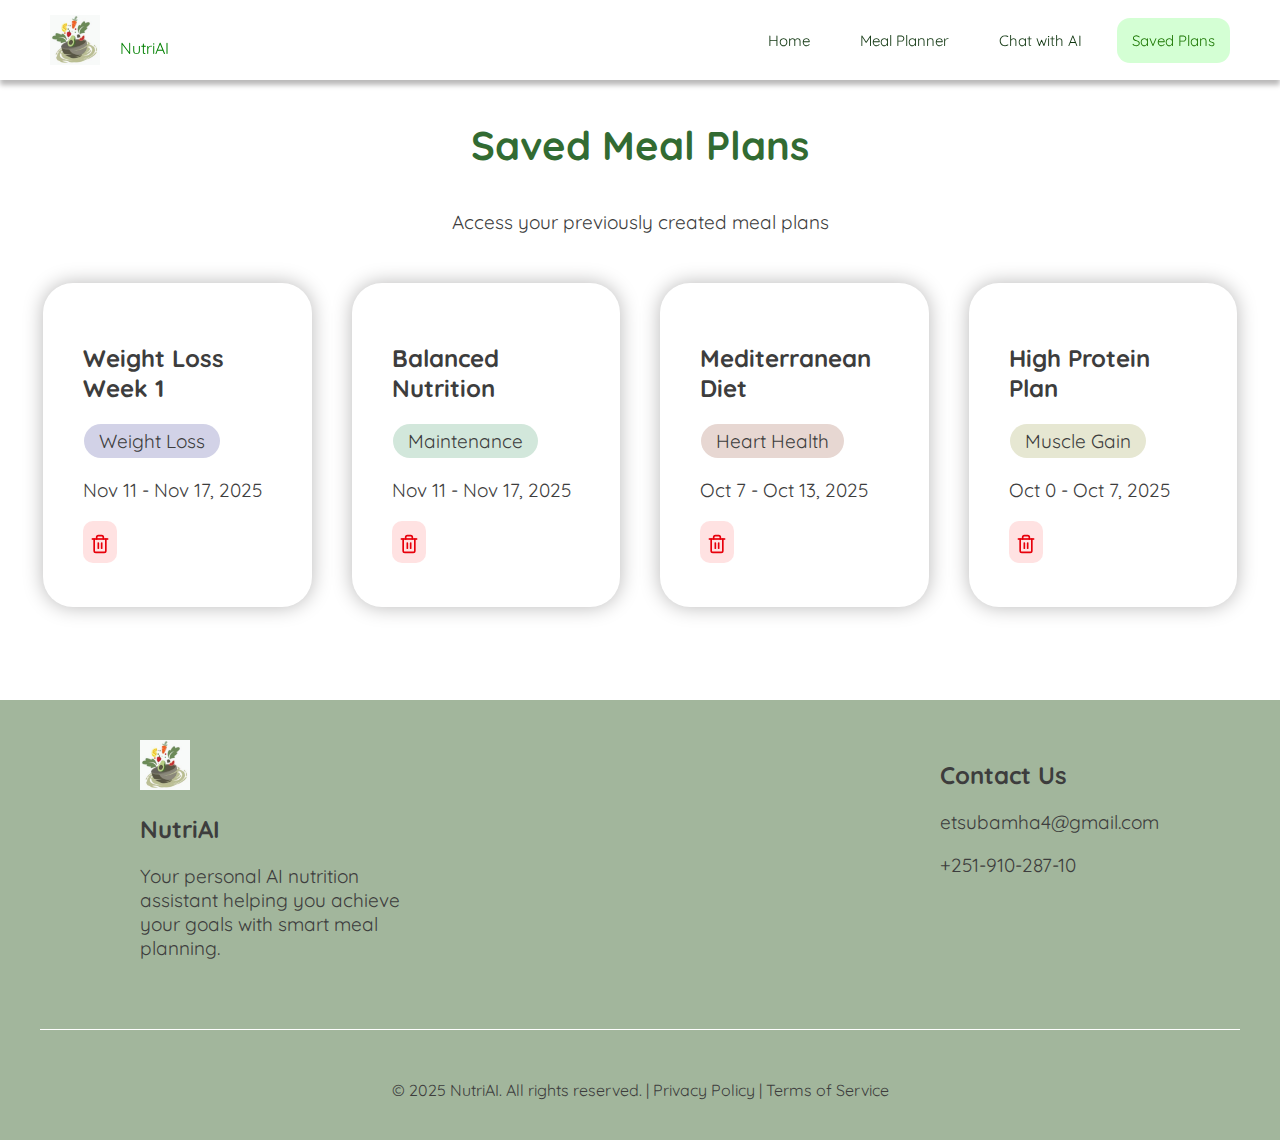
<file: saved-plans.html>
<!DOCTYPE html>
<html lang="en">
<head>
    <meta charset="UTF-8">
    <meta name="viewport" content="width=device-width, initial-scale=1.0">
    <title>Document</title>

    <link href="https://fonts.googleapis.com/css2?family=Quicksand:wght@300;400;600&display=swap" rel="stylesheet">
    <link rel="stylesheet" href="page.css">
</head>
<body>

    <div class="navigationBar">
        <div class="left">
            <img class="saladImg" src="pics/Screenshot 2025-11-16 004429.png">
            <div style="color: green;margin-top:15px;">NutriAI</div>
        </div>

        <div class="right">
        <div><a href="homepage.html" class="navigationButtons">Home</a></div>
        <div><a href="meal-planner.html" class="navigationButtons">Meal Planner</a></div>
        <div><a href="chat-with-ai.html" class="navigationButtons">Chat with AI</a></div>
        <div><a class="navigationButtons-savedPlans">Saved Plans</a></div>
        </div>
    </div>

      <div class="navigationBarPhone">
        <div>
            <img class="saladImg" src="pics/Screenshot 2025-11-16 004429.png">
        <div style="color: green;">NutriAI</div>
        </div>
        
        <div><button class="humburgerButton"><img class="humburger" src="pics/OIP.webp"></button></div>
    </div>

     <div style="margin-top:120px; text-align: center;">
        <h1> Saved Meal Plans </h1>
        <p>Access your previously created meal plans</p>
    </div>

    <div class="list">
        <div class="eachList">
            <h2>Weight Loss Week 1</h2>
            <div>
                <p style="background-color: rgb(210, 210, 231);
                      display: inline-block;
                      padding: 5px 15px;
                      border-radius: 30px;
                      margin: 1px;">Weight Loss</p>
                <p>Nov 11 - Nov 17, 2025</p>
            </div>
            <img src="pics/Screenshot 2025-11-24 231651.png" style="border-radius: 10px;">
            
        </div>

        <div class="eachList">
            <h2>Balanced Nutrition</h2>
            <div>
                <p style="background-color: rgb(210, 231, 219);
                      display: inline-block;
                      padding: 5px 15px;
                      border-radius: 30px;
                      margin: 1px;">Maintenance</p>
                <p>Nov 11 - Nov 17, 2025</p>
            </div>
            <img src="pics/Screenshot 2025-11-24 231651.png" style="border-radius: 10px;">
            
        </div>

        <div class="eachList">
            <h2>Mediterranean Diet</h2>
            <div>
                <p style="background-color: rgb(231, 215, 210);
                      display: inline-block;
                      padding: 5px 15px;
                      border-radius: 30px;
                      margin: 1px;">Heart Health</p>
                <p>Oct 7 - Oct 13, 2025</p>
            </div>
            <img src="pics/Screenshot 2025-11-24 231651.png" style="border-radius: 10px;">
            
        </div>

        <div class="eachList">
            <h2>High Protein Plan</h2>
            <div>
                <p style="background-color: rgb(230, 231, 210);
                      display: inline-block;
                      padding: 5px 15px;
                      border-radius: 30px;
                      margin: 1px;">Muscle Gain</p>
                <p>Oct 0 - Oct 7, 2025</p>
            </div>
            <img src="pics/Screenshot 2025-11-24 231651.png" style="border-radius: 10px;">
            
        </div>
    </div>

     <footer>
        <div class="very-bottom">
            <div>
                <img class="saladImg" src="pics/Screenshot 2025-11-16 004429.png">
                <h2>NutriAI</h2>
                <p>Your personal AI nutrition assistant helping you achieve your goals with smart meal planning.</p>
            </div>

            <div>
                <h2>Contact Us</h2>
                <p>etsubamha4@gmail.com</p>
                <p>+251-910-287-10</p>
            </div>
        </div>

        <hr style="height: 1px; border: none; background-color: white; margin: 50px 0;">

        <div style="text-align: center;">
            © 2025 NutriAI. All rights reserved. | Privacy Policy | Terms of Service
        </div>
    </footer>

    
</body>
</html>
</file>
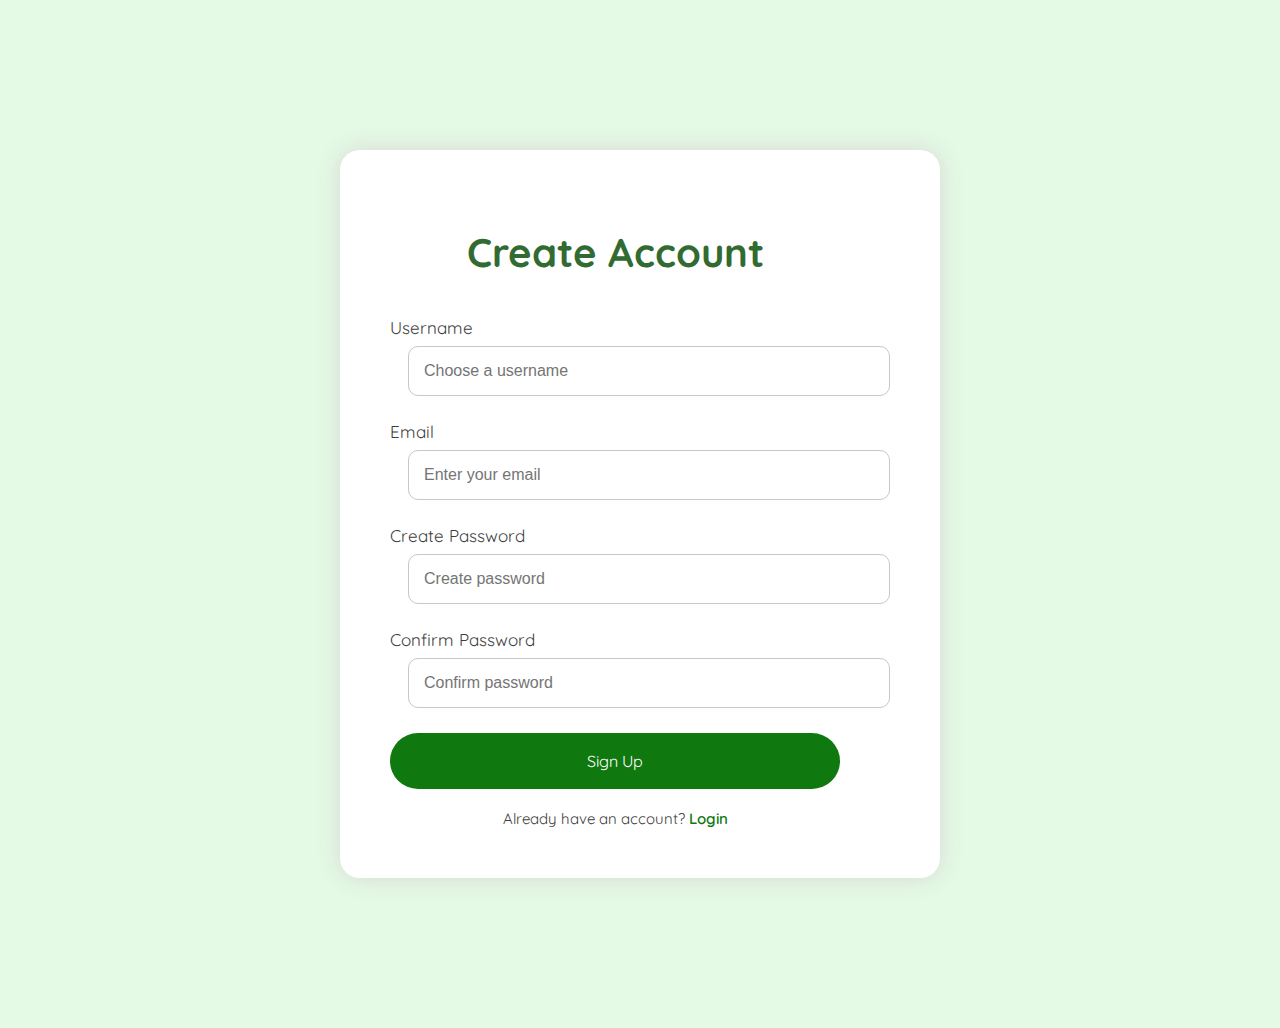
<file: signup.html>
<!DOCTYPE html>
<html lang="en">
<head>
    <title>Sign Up - NutriAI</title>
    <link href="https://fonts.googleapis.com/css2?family=Quicksand:wght@300;400;600&display=swap" rel="stylesheet">
    <link rel="stylesheet" href="page.css">
</head>
<body class="register-body">

    <div class="auth-container">
        <h1>Create Account</h1>

        <label>Username</label>
        <input type="text" class="auth-input" placeholder="Choose a username">

        <label>Email</label>
        <input type="email" class="auth-input" placeholder="Enter your email">

        <label>Create Password</label>
        <input type="password" class="auth-input" placeholder="Create password">

        <label>Confirm Password</label>
        <input type="password" class="auth-input" placeholder="Confirm password">

        <a href="index.html" class="auth-button">Sign Up</a>

        <div class="auth-link">
            Already have an account? <a href="login.html">Login</a>
        </div>
    </div>

</body>
</html>
</file>
<file: page.css>
body {
    font-family: 'Quicksand', sans-serif;
   margin: 0;
    padding: 0;
    color: rgb(61, 61, 61);
}

h1 {
    font-size: 50px;
}

p {
    font-size: 19px;
}

.navigationBarPhone {
    display: none;
}

.navigationBar {
    display: flex;
    flex-direction: row;
    justify-content: space-between;
    box-shadow: 0 5px 5px rgb(186, 185, 185);
    margin-bottom: 5px;
    background-color: white;
    top: 0;
    left: 0;
    right: 0;
    z-index: 10;
    position: fixed;
    padding: 15px 50px;
}

.right {
    display: flex;
    flex-direction: row;
    gap: 20px;
    padding-top:15px;
}
.left{
    display: flex;
    gap: 10px;
    align-items: center;
}

.saladImg {
    width: 50px;
    height: 50px;
    margin-right: 10px;
}

.navigationButtons,
.navigationButtons-chatWithAi,
.navigationButtons-mealplanner,
.navigationButtons-home,
.navigationButtons-savedPlans {
    text-decoration: none;
    color: rgb(15, 53, 15);
    background-color: white;
    border: none;
    padding: 13px 15px;
    border-radius: 13px;
    font-size: 15px;
}

.navigationButtons-chatWithAi,
.navigationButtons-mealplanner,
.navigationButtons-home,
.navigationButtons-savedPlans {
    background-color: rgb(212, 255, 212);
    color: rgb(29, 120, 4);
}

.navigationButtons:hover {
    background-color: rgb(232, 232, 232);
    color:rgb(1, 3, 1);
}

/*Chat with ai page*/
.ai-chat-container {
    box-shadow: 0px 0px 30px rgb(220, 218, 218);
    margin: 100px 30px;
    border-radius: 20px;
    padding: 30px;
    width: 1000px;
    padding-bottom: 100px;
}

.my-ai-chat {
    background-color: rgb(224, 234, 224);
    border-radius: 20px;
    padding: 3px 20px;
    display: inline-block;
}

hr {
    background-color: rgb(201, 201, 201);
    border: none;
    height: 0.4px;
    margin: 20px;
}

.chatBody {
    height: 400px;
}

.chat-body {
    display: flex;
    justify-content: center;
}

.chat-input {
    display: flex;
    align-items: center;
    gap: 10px;
}

input {
    display: flex;
    flex: 1;
    margin: 50px 18px 0 18px;
    padding: 20px;
    font-size: 17px;
    border-radius: 20px;
    border: 1px solid rgb(216, 215, 215);
}

/* meal planner page*/
.first {
    margin-top: 120px;
    box-shadow: 0px 0px 20px rgb(236, 236, 236);
    padding: 100px;
    margin: 30px;
    border-radius: 15px;
    margin-bottom: 150px;
}

.inputs {
    display: grid;
    grid-template-columns: repeat(2, 1fr);
    gap: 60px;
}

.each-input {
    width: 100%;
    height: 35px;
    border-radius: 8px;
    border: 1px solid rgb(200, 200, 200);
    padding-left: 10px;
    font-size: 16px;
}

.generate-button {
    margin-top: 20px;
    background-color: green;
    padding: 20px;
    border: none;
    border-radius: 35px;
    color: white;
    font-size: 16px;
}

.generate-button:hover {
    background-color: rgb(12, 102, 12);
}

.mealplans {
    display: grid;
    grid-template-columns: 1fr;
    gap: 50px;
    padding: 30px;
}

.each-meal-plan {
    box-shadow: 0px 0px 15px rgb(221, 221, 221);
    padding: 30px;
    border-radius: 15px;
}

.foods {
    display: flex;
    justify-content: space-between;
    gap: 20px;
}

.foods > div {
    width: 30%;
}

.each-foods {
    padding: 20px;
    box-shadow: 0px 0px 30px rgb(242, 241, 241);
    border-radius: 20px;
}

.days-image {
    width: 100%;
    height: 280px;
    object-fit: cover;
    border-radius: 12px;
    margin-bottom: 10px;
}

footer {
    background-color: rgb(162, 182, 156);
    padding: 40px;
}

.very-bottom {
    display: grid;
    grid-template-columns: repeat(2, 1fr);
    column-gap: 500px;
    padding-left: 100px;
}

/*home page*/
.firstPage {
    display: flex;
    justify-content: space-between;
    padding: 50px;
    padding-top: 130px;
    column-gap: 30px;
    background-color: rgb(210, 226, 210);
}

.firstImage {
    max-width: 700px;
    max-height: 800px;
    border-radius: 17px;
}

.startPlannign {
    text-decoration: none;
    background-color: rgb(15, 120, 15);
    border: none;
    padding: 20px 50px;
    border-radius: 50px;
    color: white;
    font-size: 16px;
    margin-bottom: 20px;
    margin-right: 15px;
    transition: 0.3s ease;
}

.startPlannign:hover {
    background-color: white;
    color: rgb(108, 176, 108);
    transform: scale(1.05);
}

.chatwithai {
    text-decoration: none;
    border: 2px solid rgb(15, 120, 15);
    padding: 20px 50px;
    border-radius: 50px;
    color: green;
    font-size: 16px;
    transition: 0.3s ease;
}

.chatwithai:hover {
    background-color: rgb(15, 120, 15);
    color: white;
    transform: scale(1.05);
}

.everything {
    text-align: center;
    margin: 100px 0;
}

.row-boxes {
    display: grid;
    grid-template-columns: repeat(2, 1fr);
    gap: 50px;
    padding: 0 50px;
}

.each-row-boxes {
    box-shadow: 5px 5px 15px rgb(201, 201, 201);
    border-radius: 20px;
    padding: 30px;
    transition: 0.3s ease;
}

.each-row-boxes:hover {
    transform: scale(1.05);
}

.guide {
    display: grid;
    grid-template-columns: repeat(3, 1fr);
    align-items: center;
    column-gap: 50px;
    padding-bottom: 150px;
}

.guide-each {
    display: flex;
    flex-direction: column;
    align-items: center;
}

h4 {
    background-color: rgb(221, 255, 221);
    color: rgb(3, 160, 3);
    border-radius: 50%;
    padding: 26px 34px;
    font-size: 25px;
}

.how-it-works {
    text-align: center;
    margin-top: 200px;
    padding-top: 100px;
}

.ready {
    display: flex;
    flex-direction: column;
    align-items: center;
    padding-top: 100px;
    row-gap: 20px;
    background-color: rgb(254, 254, 254);
    padding-bottom: 200px;
}

/*saved planns page */
.list {
    display: grid;
    grid-template-columns: repeat(4, 1fr);
    gap: 40px;
    padding: 30px;
    margin: 13px;
    border-radius: 20px;
}

.eachList {
    box-shadow: 0px 0px 20px rgb(185, 184, 184);
    padding: 40px;
    border-radius: 30px;
    transition: 0.3s ease;
    margin-bottom: 50px;
}

.eachList:hover {
    transform: scale(1.05);
}



@media (max-width: 1000px) {

    .navigationBar {
        display: none;
    }

    .navigationBarPhone {
        display: flex;
        justify-content: space-between;
        align-items: center;
        box-shadow: 4px 4px 8px rgb(192, 192, 192);
        padding: 10px 20px;
        background-color: white;
        position: fixed;
        top: 0;
        left: 0;
        right: 0;
        z-index: 10;
        height: 60px;
    }

   

    .humburger {
        width: 30px;
        height: 30px;
    }

    .humburgerButton {
        background-color: white;
        border: none;
        padding: 5px;
        cursor: pointer;
    }

    h1 {
        font-size: 35px;
    }

    p {
        font-size: 16px;
    }

    /*meal planner */
    .first {
        margin-top: 80px;
        padding: 30px 20px;
        margin: 20px 15px;
        margin-bottom: 50px;
    }

    .inputs {
        flex-direction: column;
        display: flex;
        gap: 20px;
    }

    .each-input {
        width: 100%;
        box-sizing: border-box;
    }

    .generate-button {
        width: 100%;
        padding: 18px;
    }

    .mealplans {
        padding: 15px;
        gap: 30px;
    }

    .each-meal-plan {
        padding: 20px;
    }

    .foods {
        flex-direction: column;
        gap: 15px;
    }

    .foods > div {
        width: 100%;
    }

    .days-image {
        height: 200px;
    }

/* Chat with ai*/
    .chat-body {
        padding: 0 15px;
    }

    .ai-chat-container {
        width: 100%;
        margin: 80px 0;
        padding: 20px;
        padding-bottom: 80px;
        box-sizing: border-box;
    }

    .chatBody {
        height: 300px;
        overflow-y: auto;
    }

    .chatBody img {
        width: 40px;
        height: 40px;
    }

    .chat-input {
        flex-direction: column;
        gap: 15px;
    }

    .chat-input input {
        margin: 0;
        width: 100%;
        box-sizing: border-box;
        padding: 15px;
        font-size: 16px;
    }

    .chat-input img {
        height: 50px;
        width: 50px;
        margin-top: 0;
        align-self: flex-end;
    }

    .ai-chat-container h1 {
        font-size: 24px;
        display: block;
        margin-left: 0;
    }

    .ai-chat-container > img {
        width: 50px;
        height: 50px;
        display: block;
        margin-bottom: 10px;
    }

    .ai-chat-container p {
        margin-left: 0;
        margin-top: -10px;
    }

    .very-bottom {
        display: grid;
        grid-template-columns: 1fr;
        padding-left: 0;
        gap: 30px;
        text-align: center;
    }

    footer {
        padding: 30px 20px;
    }

    /*home page */
    .firstPage {
        flex-direction: column;
        padding: 20px;
        padding-top: 80px;
    }

    .firstPage > div:first-child {
        text-align: center;
    }

    .firstPage h1 {
        font-size: 28px;
        padding-top: 20px;
        text-align: center;
    }

    .firstPage h3 {
        font-size: 16px;
        text-align: center;
    }

    .two-buttons {
        display: grid;
        gap: 15px;
        justify-content: center;
    }

    .startPlannign,
    .chatwithai {
        padding: 18px 40px;
        font-size: 15px;
        text-align: center;
        margin: 0;
    }

    .firstImage {
        margin-top: 30px;
        width: 100%;
        max-width: 100%;
        height: auto;
        max-height: none;
    }

    .everything {
        margin: 50px 20px;
        padding: 0 15px;
    }

    .everything h1 {
        font-size: 28px;
    }

    .everything h3 {
        font-size: 16px;
    }

    .row-boxes {
        grid-template-columns: 1fr;
        gap: 30px;
        padding: 0 20px;
        display: grid;
    }

    .each-row-boxes {
        padding: 25px;
    }

    .each-row-boxes img {
        width: 100%;
        height: auto;
    }

    .how-it-works {
        margin-top: 80px;
        padding-top: 50px;
        padding: 0 20px;
    }

    .how-it-works h1 {
        font-size: 28px;
    }

    .how-it-works p {
        font-size: 16px;
    }

    .guide {
        grid-template-columns: 1fr;
        gap: 40px;
        padding: 0 20px;
        padding-bottom: 80px;
    }

    .guide-each {
        text-align: center;
    }

    .ready {
        padding: 50px 20px;
        padding-bottom: 100px;
    }

    .ready h1 {
        font-size: 28px;
        text-align: center;
    }

    .ready p {
        font-size: 16px;
        text-align: center;
        margin-top: -20px;
    }

    /* Saved plans mobile */
    .list {
        grid-template-columns: 1fr;
        padding: 15px;
        margin: 10px;
        gap: 25px;
    }

    .eachList {
        padding: 25px;
        margin-bottom: 0;
    }

    .eachList img {
        width: 100%;
        height: auto;
    }


}

@media (max-width: 1500px){
    .two-buttons{
        display: grid;
        gap: 15px;
    }
}



.register-body {
    font-family: 'Quicksand', sans-serif;
    margin: 0;
    padding: 0;
    background-color: rgb(228, 250, 228);
    color: rgb(61, 61, 61);
}

.auth-container {
    margin: 150px auto;
    width: 450px;
    background-color: white;
    padding: 50px;
    padding-right: 100px;
    box-shadow: 0px 0px 25px rgb(215, 215, 215);
    border-radius: 20px;
}

h1 {
    text-align: center;
    font-size: 40px;
    color: rgb(50, 107, 50);
    margin-bottom: 40px;
}

label {
    font-size: 17px;
}

.auth-input {
    width: 100%;
    padding: 15px;
    font-size: 16px;
    border: 1px solid rgb(200, 200, 200);
    border-radius: 10px;
    margin-top: 8px;
    margin-bottom: 25px;
}

.auth-button {
    text-decoration: none;
    display: block;
    text-align: center;
    background-color: rgb(15, 120, 15);
    color: white;
    padding: 18px;
    border-radius: 40px;
    font-size: 16px;
    transition: 0.3s ease;
    margin-top: 20px;
}

.auth-button:hover {
    background-color: white;
    color: rgb(108, 176, 108);
    transform: scale(1.05);
}

.auth-link {
    text-align: center;
    margin-top: 20px;
    font-size: 15px;
}

.auth-link a {
    color: rgb(15, 120, 15);
    text-decoration: none;
    font-weight: 600;
}

.auth-link a:hover {
    text-decoration: underline;
}

.logout-box {
    width: 450px;
    margin: 200px auto;
    background-color: white;
    padding: 50px;
    border-radius: 20px;
    box-shadow: 0px 0px 25px rgb(215, 215, 215);
    text-align: center;
}

.logoutMessage {
    font-size: 22px;
    color: rgb(60, 85, 60);
    margin-bottom: 30px;
}

@media (max-width: 600px) {
    .auth-input {
        width: 85%;
    }
    .auth-container{
        width: 85%;
        padding: 30px 20px;
        margin: 100px auto;
        box-sizing: border-box;
    }

    .auth-container {
        padding-right: 20px;
    }

    h1 {
        font-size: 28px;
    }

    .navigationBarPhone {
        padding: 8px 15px;
    }

    .saladImg {
        width: 40px;
        height: 40px;
    }

    .firstPage {
        padding: 15px;
        padding-top: 70px;
    }

    .firstPage h1 {
        font-size: 24px;
        padding-top: 20px;
    }

    .firstPage h3 {
        font-size: 14px;
        padding: 0 10px;
    }

    .startPlannign,
    .chatwithai {
        padding: 15px 30px;
        font-size: 14px;
        width: 100%;
        max-width: 300px;
        box-sizing: border-box;
    }

    .everything {
        margin: 40px 15px;
        padding: 0 10px;
    }

    .everything h1 {
        font-size: 24px;
    }

    .everything h3 {
        font-size: 14px;
        padding: 0 10px;
    }

    .row-boxes {
        padding: 0 15px;
        gap: 25px;
    }

    .each-row-boxes {
        padding: 20px;
    }

    .how-it-works {
        margin-top: 60px;
        padding-top: 40px;
        padding: 0 15px;
    }

    .how-it-works h1 {
        font-size: 24px;
    }

    .how-it-works p {
        font-size: 14px;
    }

    .guide {
        padding: 0 15px;
        gap: 30px;
    }

    .ready {
        padding: 40px 15px;
        padding-bottom: 80px;
    }

    .ready h1 {
        font-size: 24px;
    }

    .ready p {
        font-size: 14px;
        padding: 0 10px;
    }

    .ai-chat-container {
        margin: 70px 0;
        padding: 15px;
    }

    .ai-chat-container h1 {
        font-size: 20px;
    }

    .chatBody {
        height: 250px;
    }

    .first {
        padding: 25px 15px;
        margin: 15px 10px;
    }

    .first h2 {
        font-size: 22px;
    }

    .mealplans {
        padding: 10px;
        gap: 25px;
    }

    .each-meal-plan {
        padding: 15px;
    }

    .each-meal-plan h3 {
        font-size: 20px;
    }

    .days-image {
        height: 180px;
    }

    .list {
        padding: 10px;
        gap: 20px;
    }

    .eachList {
        padding: 20px;
    }

    .eachList h2 {
        font-size: 20px;
    }

    footer {
        padding: 25px 15px;
    }

    footer h2 {
        font-size: 20px;
    }

    .very-bottom {
        gap: 25px;
    }

    .very-bottom h2 {
        font-size: 20px;
    }

    .very-bottom p {
        font-size: 14px;
    }

    div[style*="margin-top:120px"] {
        margin-top: 70px !important;
        padding: 0 15px;
    }

    div[style*="margin-top:120px"] h1 {
        font-size: 24px;
    }

    div[style*="margin-top:120px"] p {
        font-size: 14px;
    }
}
</file>
